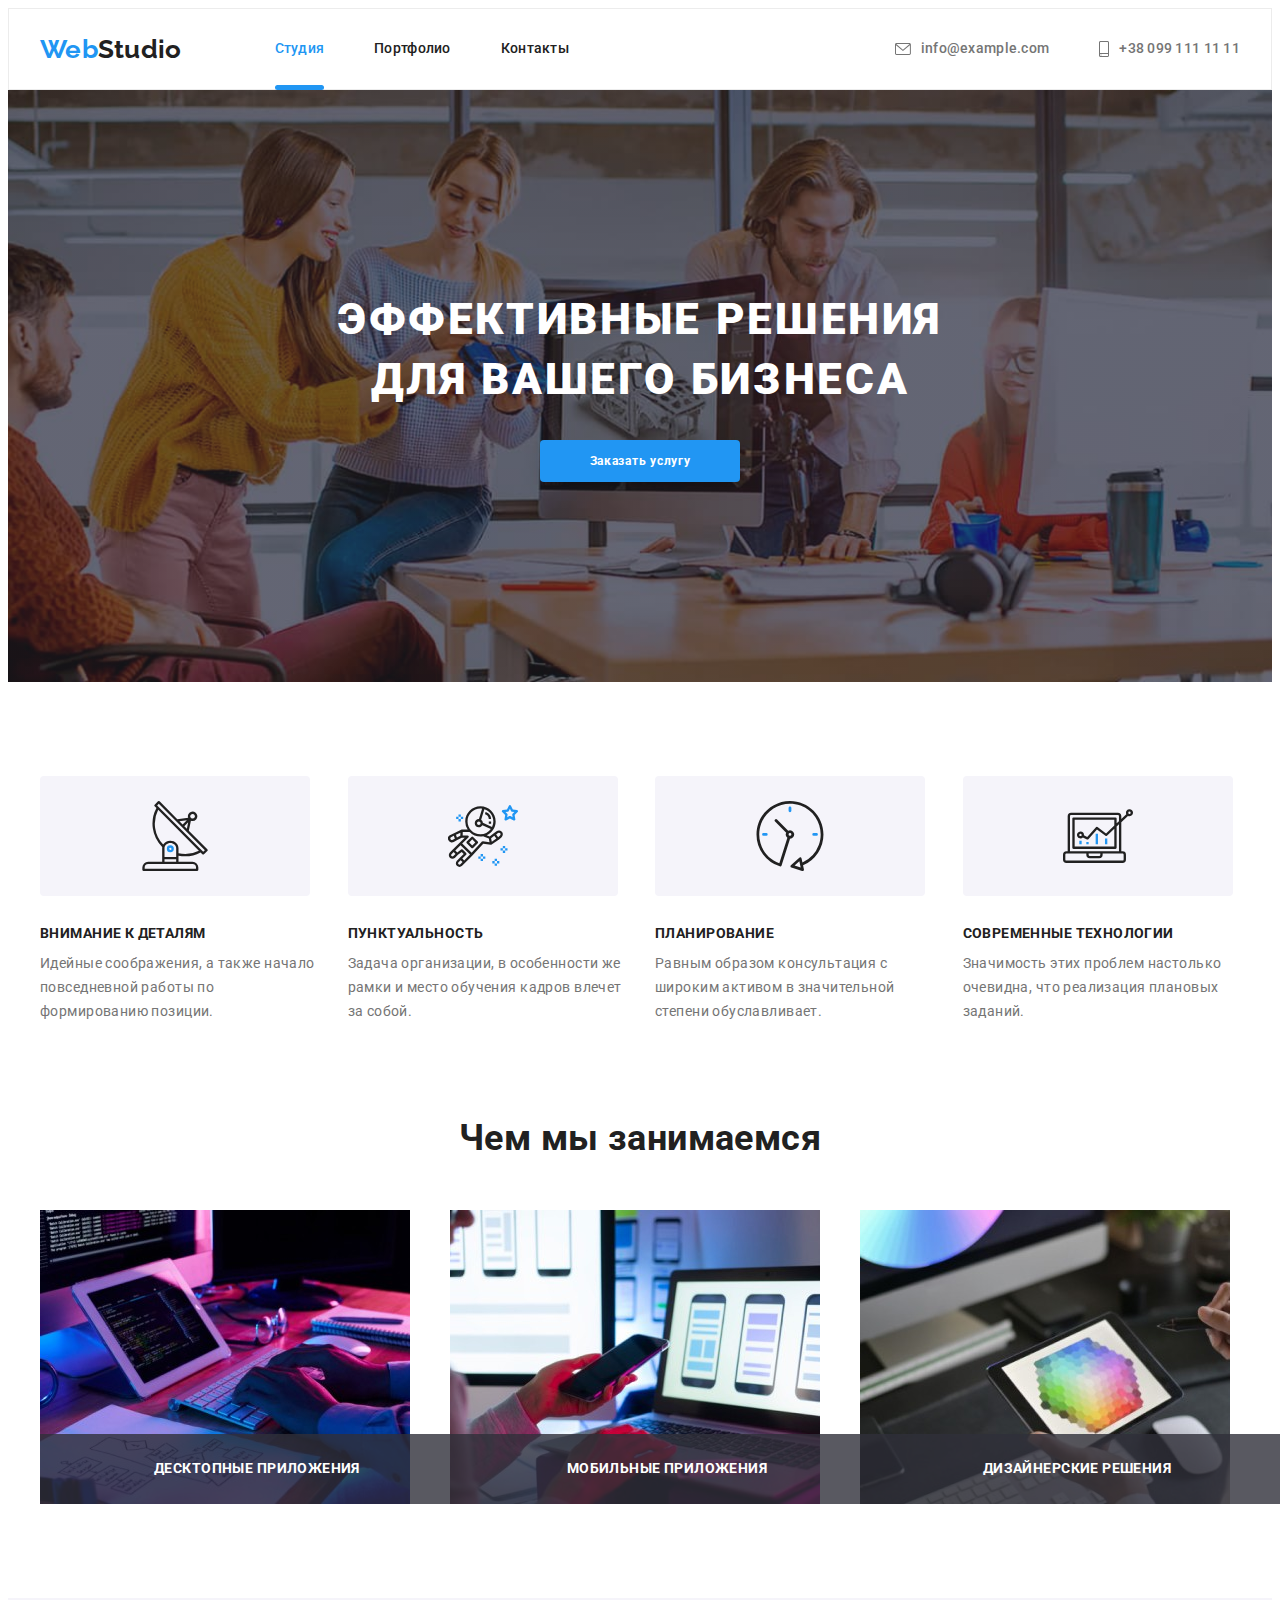
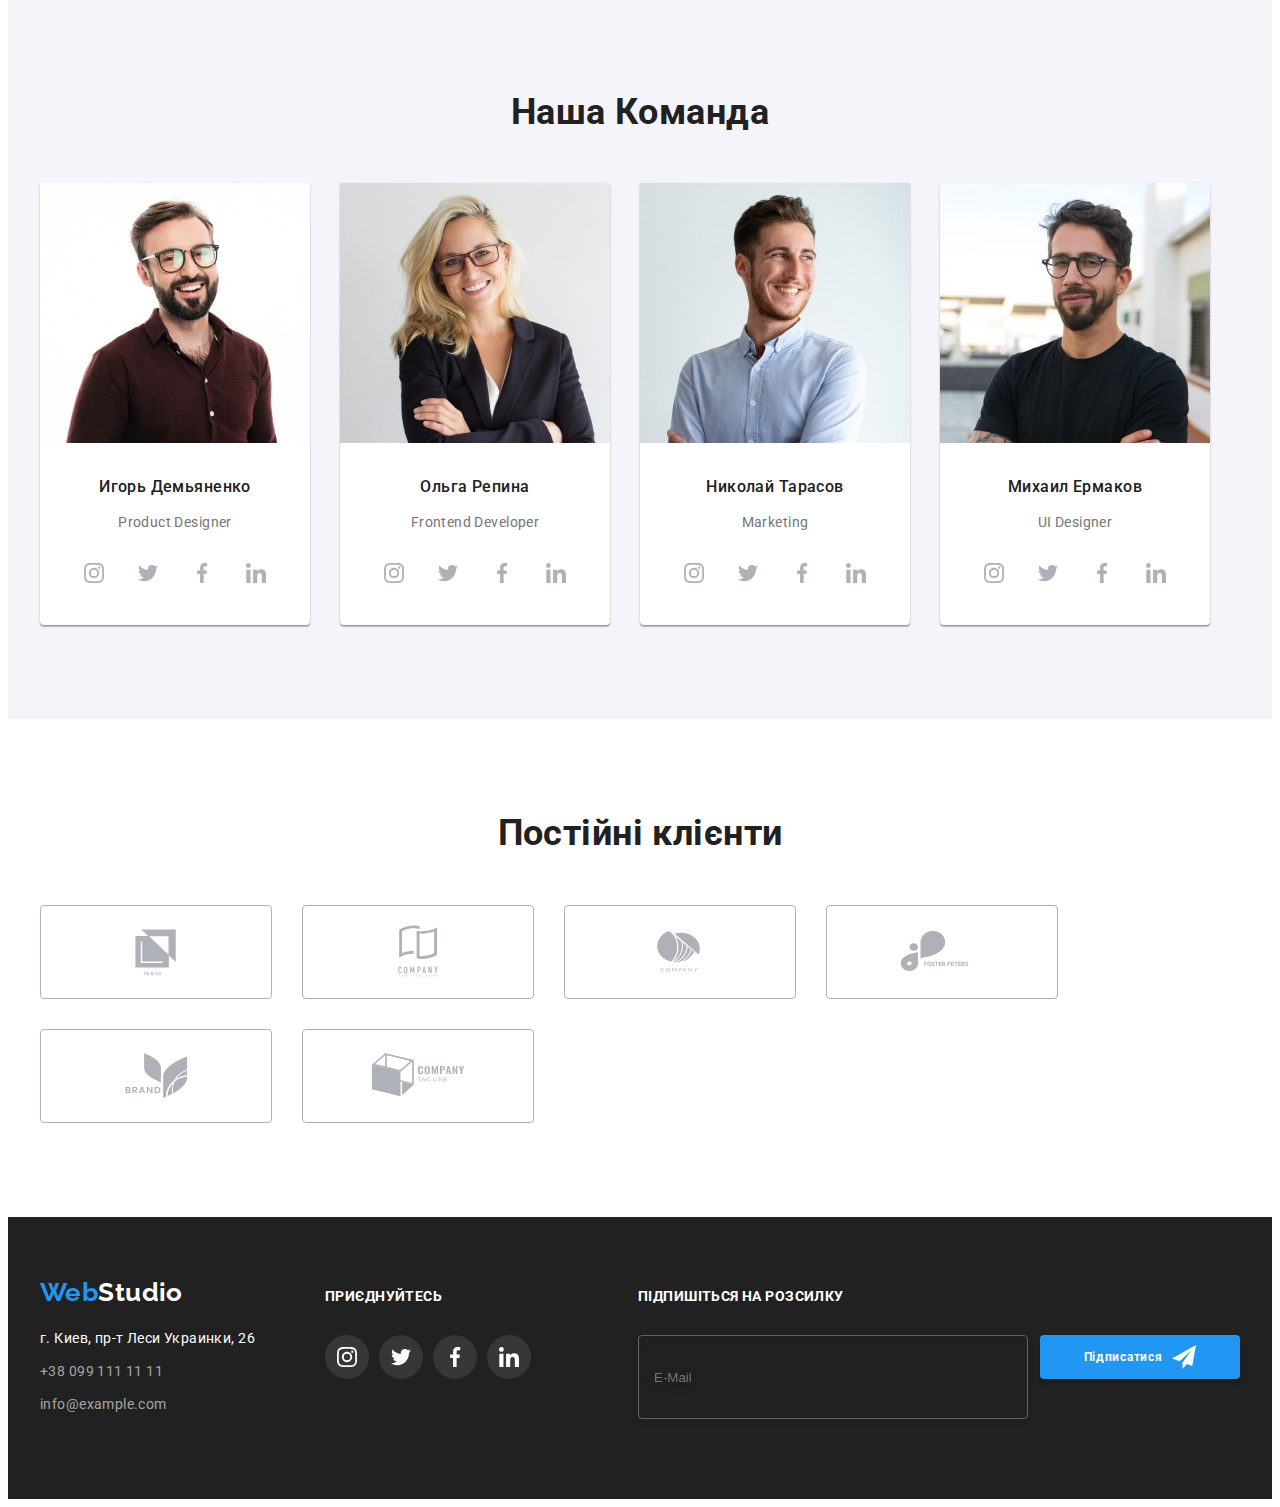
<file: index.html>
<!DOCTYPE html>
<html lang="ru">

<head>
  <meta charset="UTF-8" />
  <meta http-equiv="X-UA-Compatible" content="IE=edge" />
  <meta name="viewport" content="width=device-width, initial-scale=1.0" />
  <link rel="preconnect" href="https://fonts.googleapis.com" />
  <link rel="preconnect" href="https://fonts.gstatic.com" crossorigin />
  <link href="https://fonts.googleapis.com/css2?family=Raleway:wght@700&family=Roboto:wght@400;500;700;900&display=swap"
    rel="stylesheet" />
  <link rel="stylesheet" href="https://cdnjs.cloudflare.com/ajax/libs/modern-normalize/1.1.0/modern-normalize.min.css"
    integrity="sha512-wpPYUAdjBVSE4KJnH1VR1HeZfpl1ub8YT/NKx4PuQ5NmX2tKuGu6U/JRp5y+Y8XG2tV+wKQpNHVUX03MfMFn9Q=="
    crossorigin="anonymous" referrerpolicy="no-referrer" />
  <link rel="stylesheet" href="./css/main.min.css" />
  <link rel="stylesheet" href="./css/styles.css" />

  <title>Головна</title>
</head>

<body>
  <header class="header">
    <div class="header-container container">
      <a href="./index.html" class="logo">
        Web<span class="black">Studio</span></a>

      <!-- Button-menu -->
      <button class="menu-btn" type="button" data-menu-open>
        <svg width="40" height="40">
          <use href="./images/icons.svg#burger"></use>
        </svg>
      </button>

      <nav class="nav">
        <ul class="nav__list list">
          <li class="nav__item">
            <a class="link nav__link active-page" href="./index.html">Студия</a>
          </li>
          <li class="nav__item">
            <a class="link nav__link" href="./portfolio.html" target="_blank" rel="noreferrer noopener">Портфолио</a>
          </li>
          <li class="nav__item">
            <a class="link hnav__link" href="">Контакты</a>
          </li>
        </ul>
      </nav>
      <ul class="nav-contacts list">
        <li class="nav-contacts__item">
          <a class="link nav-contacts__link" href="mailto:info@example.com"><svg class="contact-mail" width="16"
              height="12">
              <use href="./images/symbol.svg#mail"></use>
            </svg>info@example.com</a>
        </li>
        <li class="nav-contacts__item">
          <a class="link nav-contacts__link" href="tel:+380991111111"><svg class="contact-mail" width="10" height="16">
              <use href="./images/symbol.svg#smartphone"></use>
            </svg>+38 099 111 11 11</a>
        </li>
      </ul>
    </div>
  </header>
  <main>
    <!-- Секція герой -->
    <section class="hero">
      <div class="container">
        <h1 class="hero__title white">
          Эффективные решения для вашего бизнеса
        </h1>
        <button class="btn-hero" type="button" data-modal-open>Заказать услугу</button>
      </div>
    </section>

    <!-- Секція опису роботи -->
    <section class="section description">
      <div class="container">
        <ul class="list description__list card-set">
          <li class="description__item card-item">
            <div class="description__other">
              <svg class="description__icon" width="70" height="70">
                <use href="./images/icons.svg#antenna"></use>
              </svg>
            </div>
            <h3 class="description__title black">Внимание к деталям</h3>
            <p class="description__text">
              Идейные соображения, а также начало повседневной работы по
              формированию позиции.
            </p>
          </li>
          <li class="description__item card-item">
            <div class="description__other">
              <svg class="description__icon" width="70" height="70">
                <use href="./images/icons.svg#astronaut"></use>
              </svg>
            </div>
            <h3 class="description__title black">Пунктуальность</h3>
            <p class="description__text">
              Задача организации, в особенности же рамки и место обучения
              кадров влечет за собой.
            </p>
          </li>
          <li class="description__item card-item">
            <div class="description__other">
              <svg class="description__icon" width="70" height="70">
                <use href="./images/icons.svg#clock"></use>
              </svg>
            </div>
            <h3 class="description__title black">Планирование</h3>
            <p class="description__text">
              Равным образом консультация с широким активом в значительной
              степени обуславливает.
            </p>
          </li>
          <li class="description__item card-item">
            <div class="description__other">
              <svg class="description__icon" width="70" height="70">
                <use href="./images/icons.svg#diagram"></use>
              </svg>
            </div>
            <h3 class="description__title black">Современные технологии</h3>
            <p class="description__text">
              Значимость этих проблем настолько очевидна, что реализация
              плановых заданий.
            </p>
          </li>
        </ul>
      </div>
    </section>

    <!-- Секція про нас -->
    <section class="section about">
      <div class="container">
        <h2 class="section-title black">Чем мы занимаемся</h2>
        <ul class="card-set about__list list">
          <li class="about__item card-item">
            <picture>
              <source media="(min-width: 1200px)" srcset="./images/images-index/we-do/img@1x_desk.webp 1x,
              ./images/images-index/we-do/img@2x_desk.webp 2x" type="image/webp">
              <source media="(min-width: 1200px)" srcset="./images/images-index/we-do/img@1x_desk.jpg 1x,
              ./images/images-index/we-do/img@2x_desk.jpg 2x" type="image/jpeg">
              <img src="./images/images-index/we-do/img@1x_desk.jpg" alt="Разработка" width="370" height="294" />
            </picture>
            <p class="about__title">Десктопные приложения</p>
          </li>
          <li class="about__item card-item">
            <picture>
              <source media="(min-width: 1200px)" srcset="./images/images-index/we-do/img@1x_desk-1.webp 1x,
                          ./images/images-index/we-do/img@2x_desk-1.webp 2x" type="image/webp">
              <source media="(min-width: 1200px)" srcset="./images/images-index/we-do/img@1x_desk-1.jpg 1x,
                          ./images/images-index/we-do/img@2x_desk-1.jpg 2x" type="image/jpeg">
              <img src="./images/images-index/we-do/img@1x_desk-1.jpg" alt="Разработка" width="370" height="294" />
            </picture>
            <p class="about__title">Мобильные приложения</p>
          </li>
          <li class="about__item card-item">
            <picture>
              <source media="(min-width: 1200px)" srcset="./images/images-index/we-do/img@1x_desk-2.webp 1x,
                                      ./images/images-index/we-do/img@2x_desk-2.webp 2x" type="image/webp">
              <source media="(min-width: 1200px)" srcset="./images/images-index/we-do/img@1x_desk-2.jpg 1x,
                                      ./images/images-index/we-do/img@2x_desk-2.jpg 2x" type="image/jpeg">
              <img src="./images/images-index/we-do/img@1x_desk-2.jpg" alt="Разработка" width="370" height="294" />
            </picture>
            <p class="about__title">Дизайнерские решения</p>
          </li>
        </ul>
      </div>
    </section>

    <!-- Секція наша Команда -->
    <section class="section team">
      <div class="container">
        <h2 class="section-title black">Наша Команда</h2>
        <ul class="team-list list card-set">
          <li class="team-item comand-item">
            <picture>
              <source media="(min-width:1200px)" srcset="./images/images-index/our-team/img-1@1x_lg.webp 1x,
              ./images/images-index/our-team/img-1@2x_lg.webp 2x" type="image/webp">
              <source media="(min-width:1200px)" srcset="./images/images-index/our-team/img-1@1x_lg.jpg 1x,
                              ./images/images-index/our-team/img-1@2x_lg.jpg 2x" type="image/jpeg">

              <source media="(min-width:768px)" srcset="./images/images-index/our-team/img-1@1x_md.webp 1x,
                            ./images/images-index/our-team/img-1@2x_md.webp 2x" type="image/webp">
              <source media="(min-width:768px)" srcset="./images/images-index/our-team/img-1@1x_md.jpg 1x,
                                            ./images/images-index/our-team/img-1@2x_md.jpg 2x" type="image/jpeg">

              <source media="(max-width:767px)" srcset="./images/images-index/our-team/img-1@1x_sm.webp 1x,
                            ./images/images-index/our-team/img-1@2x_sm.webp 2x" type="image/webp">
              <source media="(max-width:767px)" srcset="./images/images-index/our-team/img-1@1x_sm.jpg 1x,
                                            ./images/images-index/our-team/img-1@2x_sm.jpg 2x" type="image/jpeg">

              <img src="./images/images-index/our-team/img-1@1x_lg.jpg" alt="Игорь Демьяненко" width="450"
                height="460" />
            </picture>

            <div class="team-content">
              <h3 class="team-name">Игорь Демьяненко</h3>
              <p class="team-text">Product Designer</p>
              <ul class="socials list">
                <li class="socials-item">
                  <a class="socials-link" href="">
                    <svg class="socials-icon" width="20" height="20">
                      <use href="./images/symbol.svg#instagram"></use>
                    </svg>
                  </a>
                </li>
                <li class="socials-item">
                  <a class="socials-link" href="">
                    <svg class="socials-icon" width="20" height="20">
                      <use href="./images/symbol.svg#twitter"></use>
                    </svg>
                  </a>
                </li>
                <li class="socials-item">
                  <a class="socials-link" href="">
                    <svg class="socials-icon" width="20" height="20">
                      <use href="./images/symbol.svg#facebook"></use>
                    </svg>
                  </a>
                </li>
                <li class="socials-item">
                  <a class="socials-link" href="">
                    <svg class="socials-icon" width="20" height="20">
                      <use href="./images/symbol.svg#linkedin"></use>
                    </svg>
                  </a>
                </li>
              </ul>
            </div>
          </li>
          <li class="team-item comand-item">
            <picture>
              <source media="(min-width:1200px)" srcset="./images/images-index/our-team/img-2@1x_lg.webp 1x,
                        ./images/images-index/our-team/img-2@2x_lg.webp 2x" type="image/webp">
              <source media="(min-width:1200px)" srcset="./images/images-index/our-team/img-2@1x_lg.jpg 1x,
                                        ./images/images-index/our-team/img-2@2x_lg.jpg 2x" type="image/jpeg">

              <source media="(min-width:768px)" srcset="./images/images-index/our-team/img-2@1x_md.webp 1x,
                                      ./images/images-index/our-team/img-2@2x_md.webp 2x" type="image/webp">
              <source media="(min-width:768px)" srcset="./images/images-index/our-team/img-2@1x_md.jpg 1x,
                                                      ./images/images-index/our-team/img-2@2x_md.jpg 2x"
                type="image/jpeg">

              <source media="(max-width:767px)" srcset="./images/images-index/our-team/img-2@1x_sm.webp 1x,
                                      ./images/images-index/our-team/img-2@2x_sm.webp 2x" type="image/webp">
              <source media="(max-width:767px)" srcset="./images/images-index/our-team/img-2@1x_sm.jpg 1x,
                                                      ./images/images-index/our-team/img-2@2x_sm.jpg 2x"
                type="image/jpeg">

              <img src="./images/images-index/our-team/img-2@1x_lg.jpg" alt="Игорь Демьяненко" width="450"
                height="460" />
            </picture>
            <div class="team-content">
              <h3 class="team-name">Ольга Репина</h3>
              <p class="team-text">Frontend Developer</p>
              <ul class="socials list">
                <li class="socials-item">
                  <a class="socials-link" href="">
                    <svg class="socials-icon" width="20" height="20">
                      <use href="./images/symbol.svg#instagram"></use>
                    </svg>
                  </a>
                </li>
                <li class="socials-item">
                  <a class="socials-link" href="">
                    <svg class="socials-icon" width="20" height="20">
                      <use href="./images/symbol.svg#twitter"></use>
                    </svg>
                  </a>
                </li>
                <li class="socials-item">
                  <a class="socials-link" href="">
                    <svg class="socials-icon" width="20" height="20">
                      <use href="./images/symbol.svg#facebook"></use>
                    </svg>
                  </a>
                </li>
                <li class="socials-item">
                  <a class="socials-link" href="">
                    <svg class="socials-icon" width="20" height="20">
                      <use href="./images/symbol.svg#linkedin"></use>
                    </svg>
                  </a>
                </li>
              </ul>
            </div>
          </li>
          <li class="team-item comand-item">
            <picture>
              <source media="(min-width:1200px)" srcset="./images/images-index/our-team/img-3@1x_lg.webp 1x,
                          ./images/images-index/our-team/img-3@2x_lg.webp 2x" type="image/webp">
              <source media="(min-width:1200px)" srcset="./images/images-index/our-team/img-3@1x_lg.jpg 1x,
                                          ./images/images-index/our-team/img-3@2x_lg.jpg 2x" type="image/jpeg">

              <source media="(min-width:768px)" srcset="./images/images-index/our-team/img-3@1x_md.webp 1x,
                                        ./images/images-index/our-team/img-3@2x_md.webp 2x" type="image/webp">
              <source media="(min-width:768px)" srcset="./images/images-index/our-team/img-3@1x_md.jpg 1x,
                                                        ./images/images-index/our-team/img-3@2x_md.jpg 2x"
                type="image/jpeg">

              <source media="(max-width:767px)" srcset="./images/images-index/our-team/img-3@1x_sm.webp 1x,
                                        ./images/images-index/our-team/img-3@2x_sm.webp 2x" type="image/webp">
              <source media="(max-width:767px)" srcset="./images/images-index/our-team/img-3@1x_sm.jpg 1x,
                                                        ./images/images-index/our-team/img-3@2x_sm.jpg 2x"
                type="image/jpeg">

              <img src="./images/images-index/our-team/img-3@1x_lg.jpg" alt="Игорь Демьяненко" width="450"
                height="460" />
            </picture>
            <div class="team-content">
              <h3 class="team-name">Николай Тарасов</h3>
              <p class="team-text">Marketing</p>
              <ul class="socials list">
                <li class="socials-item">
                  <a class="socials-link" href="">
                    <svg class="socials-icon" width="20" height="20">
                      <use href="./images/symbol.svg#instagram"></use>
                    </svg>
                  </a>
                </li>
                <li class="socials-item">
                  <a class="socials-link" href="">
                    <svg class="socials-icon" width="20" height="20">
                      <use href="./images/symbol.svg#twitter"></use>
                    </svg>
                  </a>
                </li>
                <li class="socials-item">
                  <a class="socials-link" href="">
                    <svg class="socials-icon" width="20" height="20">
                      <use href="./images/symbol.svg#facebook"></use>
                    </svg>
                  </a>
                </li>
                <li class="socials-item">
                  <a class="socials-link" href="">
                    <svg class="socials-icon" width="20" height="20">
                      <use href="./images/symbol.svg#linkedin"></use>
                    </svg>
                  </a>
                </li>
              </ul>
            </div>
          </li>
          <li class="team-item comand-item">
            <picture>
              <source media="(min-width:1200px)" srcset="./images/images-index/our-team/img-4@1x_lg.webp 1x,
                          ./images/images-index/our-team/img-4@2x_lg.webp 2x" type="image/webp">
              <source media="(min-width:1200px)" srcset="./images/images-index/our-team/img-4@1x_lg.jpg 1x,
                                          ./images/images-index/our-team/img-4@2x_lg.jpg 2x" type="image/jpeg">

              <source media="(min-width:768px)" srcset="./images/images-index/our-team/img-4@1x_md.webp 1x,
                                        ./images/images-index/our-team/img-4@2x_md.webp 2x" type="image/webp">
              <source media="(min-width:768px)" srcset="./images/images-index/our-team/img-4@1x_md.jpg 1x,
                                                        ./images/images-index/our-team/img-4@2x_md.jpg 2x"
                type="image/jpeg">

              <source media="(max-width:767px)" srcset="./images/images-index/our-team/img-4@1x_sm.webp 1x,
                                        ./images/images-index/our-team/img-4@2x_sm.webp 2x" type="image/webp">
              <source media="(max-width:767px)" srcset="./images/images-index/our-team/img-4@1x_sm.jpg 1x,
                                                        ./images/images-index/our-team/img-4@2x_sm.jpg 2x"
                type="image/jpeg">

              <img src="./images/images-index/our-team/img-4@1x_lg.jpg" alt="Игорь Демьяненко" width="450"
                height="460" />
            </picture>
            <div class="team-content">
              <h3 class="team-name">Михаил Ермаков</h3>
              <p class="team-text">UI Designer</p>
              <ul class="socials list">
                <li class="socials-item">
                  <a class="socials-link" href="">
                    <svg class="socials-icon" width="20" height="20">
                      <use href="./images/symbol.svg#instagram"></use>
                    </svg>
                  </a>
                </li>
                <li class="socials-item">
                  <a class="socials-link" href="">
                    <svg class="socials-icon" width="20" height="20">
                      <use href="./images/symbol.svg#twitter"></use>
                    </svg>
                  </a>
                </li>
                <li class="socials-item">
                  <a class="socials-link" href="">
                    <svg class="socials-icon" width="20" height="20">
                      <use href="./images/symbol.svg#facebook"></use>
                    </svg>
                  </a>
                </li>
                <li class="socials-item">
                  <a class="socials-link" href="">
                    <svg class="socials-icon" width="20" height="20">
                      <use href="./images/symbol.svg#linkedin"></use>
                    </svg>
                  </a>
                </li>
              </ul>
            </div>
          </li>
        </ul>
      </div>
    </section>
    <!-- Постійні клієнти -->
    <section class="section">
      <div class="container">
        <h2 class="section-title black">Постійні клієнти</h2>
        <ul class="list regular-list card-set">
          <li class="regular-item card-item">
            <a href="" class="link" target="_blank" rel="noreferrer noopener">
              <svg class="regular-icon" width="105" height="60">
                <use href="./images/symbol.svg#logo-1"></use>
              </svg>
            </a>
          </li>
          <li class="regular-item card-item">
            <a href="" class=" link" target="_blank" rel="noreferrer noopener">
              <svg class="regular-icon" width="105" height="60">
                <use href="./images/symbol.svg#logo-2"></use>
              </svg>
            </a>
          </li>
          <li class="regular-item card-item">
            <a href="" class=" link" target="_blank" rel="noreferrer noopener">
              <svg class="regular-icon" width="105" height="60">
                <use href="./images/symbol.svg#logo-3"></use>
              </svg>
            </a>
          </li>
          <li class="regular-item card-item">
            <a href="" class=" link" target="_blank" rel="noreferrer noopener">
              <svg class="regular-icon" width="105" height="60">
                <use href="./images/symbol.svg#logo-4"></use>
              </svg>
            </a>
          </li>
          <li class="regular-item card-item">
            <a href="" class=" link" target="_blank" rel="noreferrer noopener">
              <svg class="regular-icon" width="105" height="60">
                <use href="./images/symbol.svg#logo-5"></use>
              </svg>
            </a>
          </li>
          <li class="regular-item card-item">
            <a href="" class=" link" target="_blank" rel="noreferrer noopener">
              <svg class="regular-icon" width="105" height="60">
                <use href="./images/symbol.svg#logo-6"></use>
              </svg>
            </a>
          </li>
        </ul>
      </div>
    </section>
  </main>

  <!-- Секція футер -->
  <footer class="footer">
    <div class="container">
      <div class="footer-container">
        <div class="adress-container>">
          <a href="./index.html" class="logo">
            Web<span class="white">Studio</span></a>
          <address class="adress">
            <ul class="list footer-list">
              <li class="footer-contact">
                <a class="footer-link white link" href="https://goo.gl/maps/tCq3jxpHgxtGi2bRA" target="_blank"
                  rel="noreferrer noopener">
                  г. Киев, пр-т Леси Украинки, 26</a>
              </li>
              <li class="footer-contact">
                <a class="footer-link link" href="tel:+380991111111">+38 099 111 11 11</a>
              </li>
              <li class="footer-contact">
                <a class="footer-link link" href="mailto:info@example.com">info@example.com</a>
              </li>
            </ul>
          </address>
        </div>
        <div class="footer-cta">
          <p class="white footer-title">Приєднуйтесь</p>
          <ul class="socials list">
            <li class="socials-item">
              <a class="socials-link" href="">
                <svg class="socials-icon" width="20" height="20">
                  <use href="./images/symbol.svg#instagram"></use>
                </svg>
              </a>
            </li>
            <li class="socials-item">
              <a class="socials-link" href="">
                <svg class="socials-icon" width="20" height="20">
                  <use href="./images/symbol.svg#twitter"></use>
                </svg>
              </a>
            </li>
            <li class="socials-item">
              <a class="socials-link" href="">
                <svg class="socials-icon" width="20" height="20">
                  <use href="./images/symbol.svg#facebook"></use>
                </svg>
              </a>
            </li>
            <li class="socials-item ">
              <a class="socials-link" href="">
                <svg class="socials-icon" width="20" height="20">
                  <use href="./images/symbol.svg#linkedin"></use>
                </svg>
              </a>
            </li>
          </ul>
        </div>
        <div class="footer-email">
          <p class="white footer-title">Підпишіться на розсилку</p>
          <ul class="footer-email-list list">
            <li class="footer-email-item">
              <label class="footer-email-wrap">
                <input class="footer-email-input" type="email" name="email" id="email" placeholder="E-Mail">
              </label>
            </li>
            <li class="footer-btn">
              <button class="btn-hero ">Підписатися
                <svg class="btn-icon" width="24" height="24">
                  <use href="./images/icons.svg#icon-send"></use>
                </svg>
              </button>
            </li>
          </ul>
        </div>
      </div>
    </div>
  </footer>
  <!-- Modal-window -->
  <div class="backdrop is-hidden" data-modal>
    <div class="modal">
      <button class="modal-btn" type="button" data-modal-close>
        <svg class="modal-icon" width="11" height="11">
          <use href="./images/icons.svg#icon-close"></use>
        </svg>
      </button>
      <form class="registration">
        <strong class="registration-title">Залиште свої дані, ми вам передзвонимо</strong>
        <div class="registration-group">
          <label class="registration-wrap">
            <span class="registration-label">Ім'я</span>
            <span class="registration-file">
              <input class="registration-input" type="text">
              <svg class="registration-icon" width="18" height="18">
                <use href="./images/icons.svg#name"></use>
              </svg>
            </span>
          </label>
          <label class="registration-wrap">
            <span class="registration-label">Телефон</span>
            <span class="registration-file">
              <input class="registration-input" type="tel">
              <svg class="registration-icon" width="18" height="18">
                <use href="./images/icons.svg#telephone"></use>
              </svg>
            </span>
          </label>
          <label class="registration-wrap">
            <span class="registration-label">E-mail</span>
            <span class="registration-file">
              <input class="registration-input" type="email">
              <svg class="registration-icon" width="18" height="18">
                <use href="./images/icons.svg#email"></use>
              </svg>
            </span>
          </label>
          <label class="registration-wrap">
            <span class="registration-label">Коментарій</span>
            <textarea class="registration-message" rows="5" placeholder="Введіть текст"></textarea>
          </label>
        </div>
        <label class="registration-agreement">
          <input class="registration-checkbox visually-hidden" type="checkbox" name="agreement">
          <svg class="registration-agreemen-icon" width="16" height="15">
            <use class="registration-agreement-check" href="./images/icons.svg#check"></use>
          </svg>
          <span class="registration-text">
            Погоджуюся з розсилкою та приймаю
            <a class="registration-link" href="">Умови договору</a>
          </span>
        </label>
        <button class="btn-hero" type="submit"> Відправити</button>
      </form>
    </div>
  </div>
  <!-- Mobile menu -->
  <div class="menu-overlay" data-menu>
    <button class="menu-btn" type="button" data-menu-close>
      <svg class="menu-close-icon" width="40" height="40">
        <use href="./images/icons.svg#close"></use>
      </svg>
    </button>

    <ul class="mobile-nav list">
      <li class="mobile-nav-item">
        <a href="./index.html" class="mobile-link link active">Студия</a>
      </li>
      <li class="mobile-nav-item">
        <a href="./portfolio.html" class="mobile-link link">Портфолио</a>
      </li>
      <li class="mobile-nav-item">
        <a href="" class="mobile-link link">Контакты</a>
      </li>
    </ul>
    <ul class="mobile-contacts list">
      <li><a class="mobile-contacts-link link phone" href="+380961111111">+38 096 111 11 11</a></li>
      <li><a class="mobile-contacts-link link" href="info@devstudio.com">info@devstudio.com</a></li>
    </ul>
    <ul class="mobile-socilas list">
      <li class="mobile-socilas-item">
        <a href="" class="mobile-socilas-link link">Instagram</a>
      </li>
      <li class="mobile-socilas-item">
        <a href="" class="mobile-socilas-link link">Twitter</a>
      </li>
      <li class="mobile-socilas-item">
        <a href="" class="mobile-socilas-link link">Facebook</a>
      </li>
      <li class="mobile-socilas-item">
        <a href="" class="mobile-socilas-link link">LinkedIn</a>
      </li>
    </ul>
  </div>

  <script src="./js/modal.js"></script>
  <script src="./js/menu.js"></script>
</body>

</html>
</file>
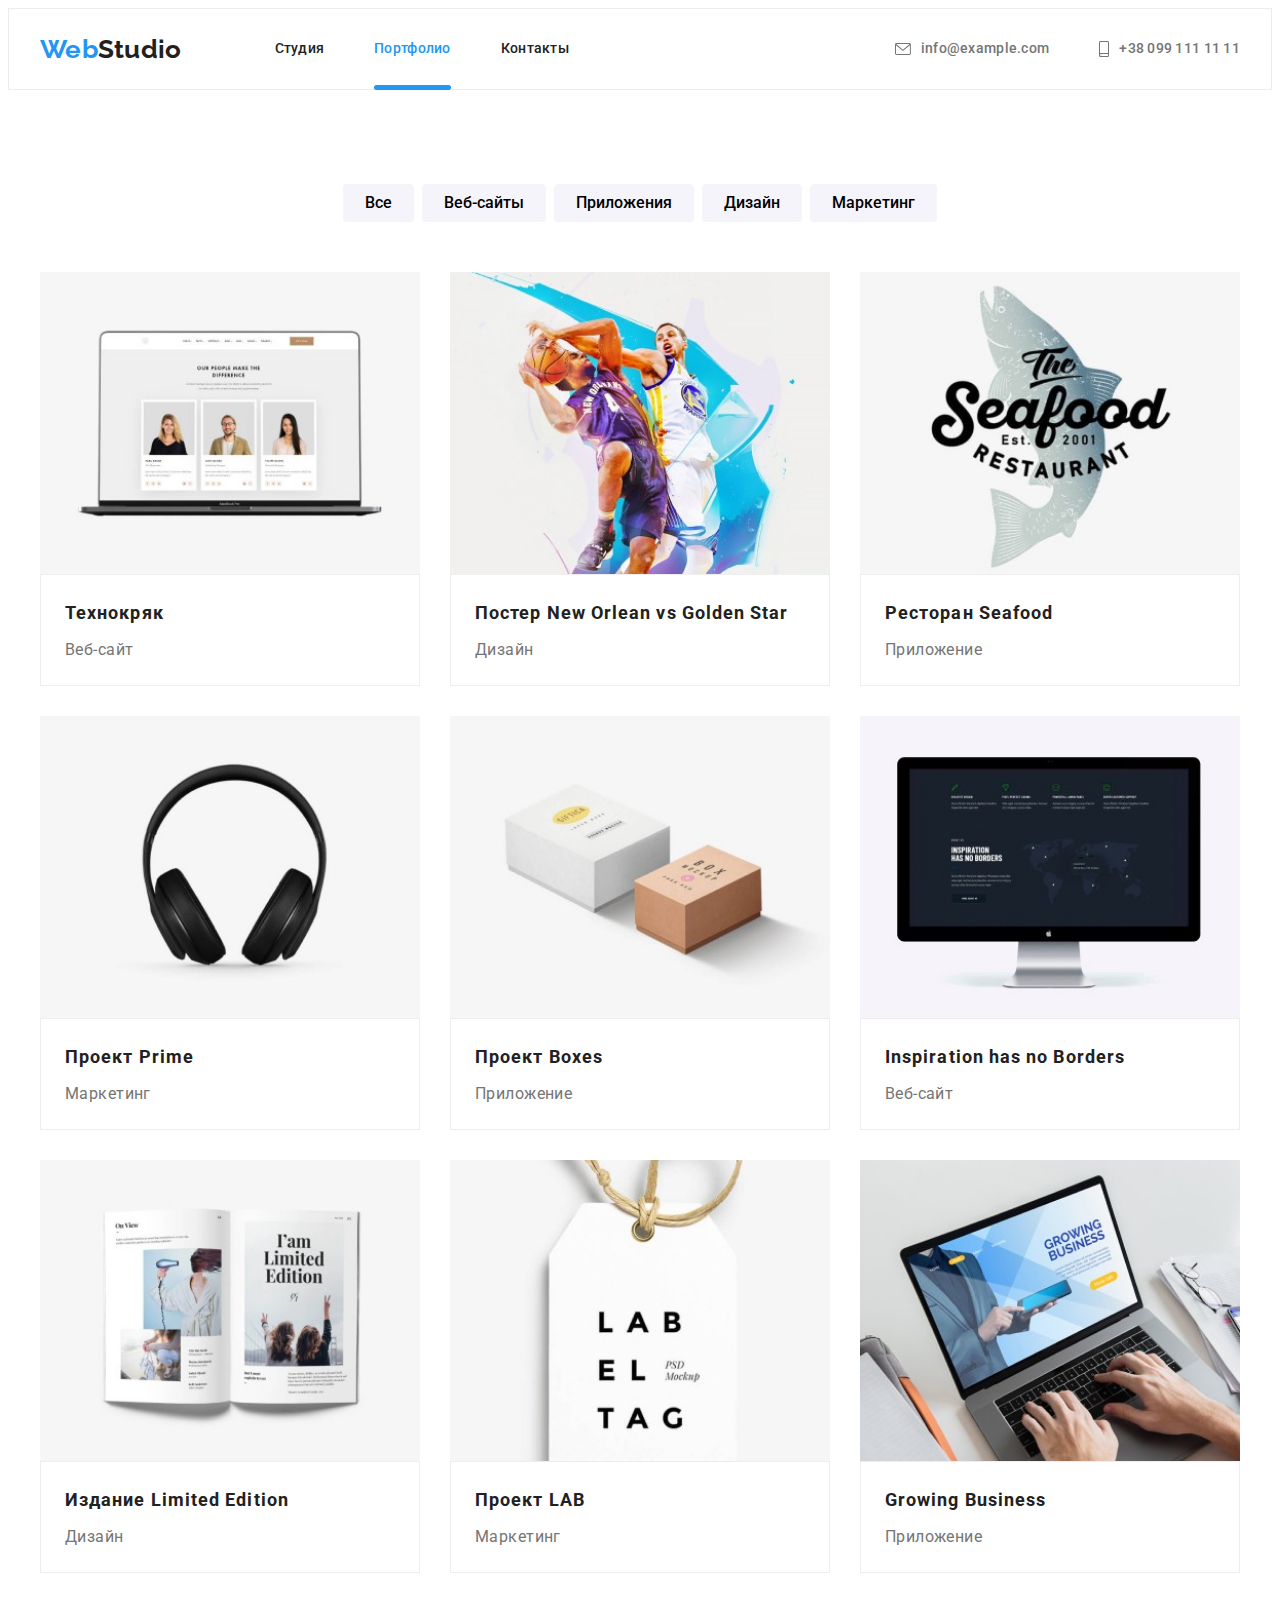
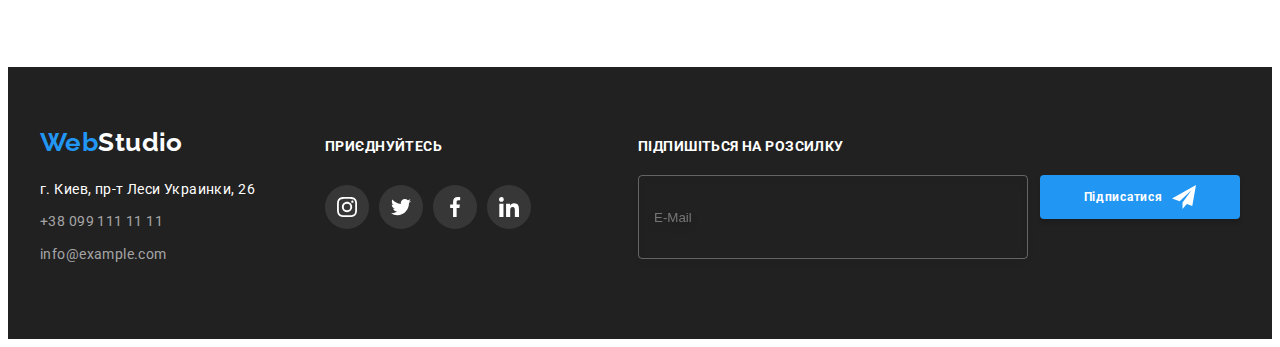
<file: portfolio.html>
<!DOCTYPE html>
<html lang="ru">

<head>
  <meta charset="UTF-8" />
  <meta http-equiv="X-UA-Compatible" content="IE=edge" />
  <meta name="viewport" content="width=device-width, initial-scale=1.0" />
  <link rel="preconnect" href="https://fonts.googleapis.com" />
  <link rel="preconnect" href="https://fonts.gstatic.com" crossorigin />
  <link href="https://fonts.googleapis.com/css2?family=Raleway:wght@700&family=Roboto:wght@400;500;700;900&display=swap"
    rel="stylesheet" />
  <link rel="stylesheet" href="https://cdnjs.cloudflare.com/ajax/libs/modern-normalize/1.1.0/modern-normalize.min.css"
    integrity="sha512-wpPYUAdjBVSE4KJnH1VR1HeZfpl1ub8YT/NKx4PuQ5NmX2tKuGu6U/JRp5y+Y8XG2tV+wKQpNHVUX03MfMFn9Q=="
    crossorigin="anonymous" referrerpolicy="no-referrer" />
  <link rel="stylesheet" href="./css/main.min.css" />
  <link rel="stylesheet" href="./css/styles.css" />
  <title>Портфолио</title>
</head>

<body>
  <header class="header">
    <div class="header-container container">
      <a href="./index.html" class="logo">
        Web<span class="black">Studio</span></a>

      <!-- Button-menu -->
      <button class="menu-btn" type="button" data-menu-open>
        <svg width="40" height="40">
          <use href="./images/icons.svg#burger"></use>
        </svg>
      </button>

      <nav class="nav">
        <ul class="nav__list list">
          <li class="nav__item">
            <a class="link nav__link " href="./index.html">Студия</a>
          </li>
          <li class="nav__item">
            <a class="link nav__link active-page" href="./portfolio.html" target="_blank"
              rel="noreferrer noopener">Портфолио</a>
          </li>
          <li class="nav__item">
            <a class="link hnav__link" href="">Контакты</a>
          </li>
        </ul>
      </nav>
      <ul class="nav-contacts list">
        <li class="nav-contacts__item">
          <a class="link nav-contacts__link" href="mailto:info@example.com"><svg class="contact-mail" width="16"
              height="12">
              <use href="./images/symbol.svg#mail"></use>
            </svg>info@example.com</a>
        </li>
        <li class="nav-contacts__item">
          <a class="link nav-contacts__link" href="tel:+380991111111"><svg class="contact-mail" width="10" height="16">
              <use href="./images/symbol.svg#smartphone"></use>
            </svg>+38 099 111 11 11</a>
        </li>
      </ul>
    </div>
  </header>

  <main>
    <section class="section work">
      <div class="container">
        <ul class="list filter-list">
          <li class="filter-link">
            <button class="filter-btn" type="button">Все</button>
          </li>
          <li class="filter-link">
            <button class="filter-btn" type="button">Веб-сайты</button>
          </li>
          <li class="filter-link">
            <button class="filter-btn" type="button">Приложения</button>
          </li>
          <li class="filter-link">
            <button class="filter-btn" type="button">Дизайн</button>
          </li>
          <li class="filter-link">
            <button class="filter-btn" type="button">Маркетинг</button>
          </li>
        </ul>

        <ul class="list work-list card-set">
          <li class="work-item card-item">
            <a href="" class="link work-link">
              <div class="work-overlay">
                <picture>
                  <source media="(min-width:1200px)" srcset="
                        ./images/images-portfolio/img-1@1x_lg.webp,
                        ./images/images-portfolio/img-1@2x_lg.webp
                      " type="image/webp" />
                  <source media="(min-width:1200px)" srcset="
                        ./images/images-portfolio/img-1@1x_lg.jpg,
                        ./images/images-portfolio/img-1@2x_lg.jpg
                      " type="image/jpg" />

                  <source media="(min-width:768px)" srcset="
                        ./images/images-portfolio/img-1@1x_md.webp,
                        ./images/images-portfolio/img-1@2x_md.webp
                      " type="image/webp" />
                  <source media="(min-width:768px)" srcset="
                        ./images/images-portfolio/img-1@1x_md.jpg,
                        ./images/images-portfolio/img-1@2x_md.jpg
                      " type="image/jpg" />

                  <source media="(max-width:767px)" srcset="
                        ./images/images-portfolio/img-1@1x_sm.webp,
                        ./images/images-portfolio/img-1@2x_sm.webp
                      " type="image/webp" />
                  <source media="(max-width:767px)" srcset="
                        ./images/images-portfolio/img-1@1x_sm.jpg,
                        ./images/images-portfolio/img-1@2x_sm.jpg
                      " type="image/jpg" />
                  <img src="./images/images-portfolio/img-1@1x_sm.jpg" alt="" width="370" height="294" />
                </picture>

                <p class="work-about">
                  Ресурс предлагает комплексные предложения с разным уровнем
                  функционала и сервисов. Все это позволит посетителю получить
                  исчерпывающие сведения о компании или частном лице.
                </p>
              </div>
              <div class="work-description">
                <h2 class="work-title">Технокряк</h2>
                <p class="work-text">Веб-сайт</p>
              </div>
            </a>
          </li>
          <li class="work-item card-item">
            <a href="" class="link work-link">
              <div class="work-overlay">
                <picture>
                  <source media="(min-width:1200px)" srcset="
                        ./images/images-portfolio/img-2@1x_lg.webp,
                        ./images/images-portfolio/img-2@2x_lg.webp
                      " type="image/webp" />
                  <source media="(min-width:1200px)" srcset="
                        ./images/images-portfolio/img-2@1x_lg.jpg,
                        ./images/images-portfolio/img-2@2x_lg.jpg
                      " type="image/jpg" />

                  <source media="(min-width:768px)" srcset="
                        ./images/images-portfolio/img-2@1x_md.webp,
                        ./images/images-portfolio/img-2@2x_md.webp
                      " type="image/webp" />
                  <source media="(min-width:768px)" srcset="
                        ./images/images-portfolio/img-2@1x_md.jpg,
                        ./images/images-portfolio/img-2@2x_md.jpg
                      " type="image/jpg" />

                  <source media="(max-width:767px)" srcset="
                        ./images/images-portfolio/img-2@1x_sm.webp,
                        ./images/images-portfolio/img-2@2x_sm.webp
                      " type="image/webp" />
                  <source media="(max-width:767px)" srcset="
                        ./images/images-portfolio/img-2@1x_sm.jpg,
                        ./images/images-portfolio/img-2@2x_sm.jpg
                      " type="image/jpg" />
                  <img src="./images/images-portfolio/img-2@1x_sm.jpg" alt="" width="370" height="294" />
                </picture>
                <p class="work-about">
                  Ресурс предлагает комплексные предложения с разным уровнем
                  функционала и сервисов. Все это позволит посетителю получить
                  исчерпывающие сведения о компании или частном лице.
                </p>
              </div>
              <div class="work-description">
                <h2 class="work-title">Постер New Orlean vs Golden Star</h2>
                <p class="work-text">Дизайн</p>
              </div>
            </a>
          </li>
          <li class="work-item card-item">
            <a href="" class="link work-link">
              <div class="work-overlay">
                <picture>
                  <source media="(min-width:1200px)" srcset="
                        ./images/images-portfolio/img-3@1x_lg.webp,
                        ./images/images-portfolio/img-3@2x_lg.webp
                      " type="image/webp" />
                  <source media="(min-width:1200px)" srcset="
                        ./images/images-portfolio/img-3@1x_lg.jpg,
                        ./images/images-portfolio/img-3@2x_lg.jpg
                      " type="image/jpg" />

                  <source media="(min-width:768px)" srcset="
                        ./images/images-portfolio/img-3@1x_md.webp,
                        ./images/images-portfolio/img-3@2x_md.webp
                      " type="image/webp" />
                  <source media="(min-width:768px)" srcset="
                        ./images/images-portfolio/img-3@1x_md.jpg,
                        ./images/images-portfolio/img-3@2x_md.jpg
                      " type="image/jpg" />

                  <source media="(max-width:767px)" srcset="
                        ./images/images-portfolio/img-3@1x_sm.webp,
                        ./images/images-portfolio/img-3@2x_sm.webp
                      " type="image/webp" />
                  <source media="(max-width:767px)" srcset="
                        ./images/images-portfolio/img-3@1x_sm.jpg,
                        ./images/images-portfolio/img-3@2x_sm.jpg
                      " type="image/jpg" />
                  <img src="./images/images-portfolio/img-3@1x_sm.jpg" alt="" width="370" height="294" />
                </picture>
                <p class="work-about">
                  Ресурс предлагает комплексные предложения с разным уровнем
                  функционала и сервисов. Все это позволит посетителю получить
                  исчерпывающие сведения о компании или частном лице.
                </p>
              </div>

              <div class="work-description">
                <h2 class="work-title">Ресторан Seafood</h2>
                <p class="work-text">Приложение</p>
              </div>
            </a>
          </li>
          <li class="work-item card-item">
            <a href="" class="link work-link">
              <div class="work-overlay">
                <picture>
                  <source media="(min-width:1200px)" srcset="
                        ./images/images-portfolio/img-4@1x_lg.webp,
                        ./images/images-portfolio/img-4@2x_lg.webp
                      " type="image/webp" />
                  <source media="(min-width:1200px)" srcset="
                        ./images/images-portfolio/img-4@1x_lg.jpg,
                        ./images/images-portfolio/img-4@2x_lg.jpg
                      " type="image/jpg" />

                  <source media="(min-width:768px)" srcset="
                        ./images/images-portfolio/img-4@1x_md.webp,
                        ./images/images-portfolio/img-4@2x_md.webp
                      " type="image/webp" />
                  <source media="(min-width:768px)" srcset="
                        ./images/images-portfolio/img-4@1x_md.jpg,
                        ./images/images-portfolio/img-4@2x_md.jpg
                      " type="image/jpg" />

                  <source media="(max-width:767px)" srcset="
                        ./images/images-portfolio/img-4@1x_sm.webp,
                        ./images/images-portfolio/img-4@2x_sm.webp
                      " type="image/webp" />
                  <source media="(max-width:767px)" srcset="
                        ./images/images-portfolio/img-4@1x_sm.jpg,
                        ./images/images-portfolio/img-4@2x_sm.jpg
                      " type="image/jpg" />
                  <img src="./images/images-portfolio/img-4@1x_sm.jpg" alt="" width="370" height="294" />
                </picture>
                <p class="work-about">
                  Ресурс предлагает комплексные предложения с разным уровнем
                  функционала и сервисов. Все это позволит посетителю получить
                  исчерпывающие сведения о компании или частном лице.
                </p>
              </div>

              <div class="work-description">
                <h2 class="work-title">Проект Prime</h2>
                <p class="work-text">Маркетинг</p>
              </div>
            </a>
          </li>
          <li class="work-item card-item">
            <a href="" class="link work-link">
              <div class="work-overlay">
                <picture>
                  <source media="(min-width:1200px)" srcset="
                        ./images/images-portfolio/img-5@1x_lg.webp,
                        ./images/images-portfolio/img-5@2x_lg.webp
                      " type="image/webp" />
                  <source media="(min-width:1200px)" srcset="
                        ./images/images-portfolio/img-5@1x_lg.jpg,
                        ./images/images-portfolio/img-5@2x_lg.jpg
                      " type="image/jpg" />

                  <source media="(min-width:768px)" srcset="
                        ./images/images-portfolio/img-5@1x_md.webp,
                        ./images/images-portfolio/img-5@2x_md.webp
                      " type="image/webp" />
                  <source media="(min-width:768px)" srcset="
                        ./images/images-portfolio/img-5@1x_md.jpg,
                        ./images/images-portfolio/img-5@2x_md.jpg
                      " type="image/jpg" />

                  <source media="(max-width:767px)" srcset="
                        ./images/images-portfolio/img-5@1x_sm.webp,
                        ./images/images-portfolio/img-5@2x_sm.webp
                      " type="image/webp" />
                  <source media="(max-width:767px)" srcset="
                        ./images/images-portfolio/img-5@1x_sm.jpg,
                        ./images/images-portfolio/img-5@2x_sm.jpg
                      " type="image/jpg" />
                  <img src="./images/images-portfolio/img-5@1x_sm.jpg" alt="" width="370" height="294" />
                </picture>
                <p class="work-about">
                  Ресурс предлагает комплексные предложения с разным уровнем
                  функционала и сервисов. Все это позволит посетителю получить
                  исчерпывающие сведения о компании или частном лице.
                </p>
              </div>

              <div class="work-description">
                <h2 class="work-title">Проект Boxes</h2>
                <p class="work-text">Приложение</p>
              </div>
            </a>
          </li>
          <li class="work-item card-item">
            <a href="a" class="link work-link">
              <div class="work-overlay">
                <picture>
                  <source media="(min-width:1200px)" srcset="
                        ./images/images-portfolio/img-6@1x_lg.webp,
                        ./images/images-portfolio/img-6@2x_lg.webp
                      " type="image/webp" />
                  <source media="(min-width:1200px)" srcset="
                        ./images/images-portfolio/img-6@1x_lg.jpg,
                        ./images/images-portfolio/img-6@2x_lg.jpg
                      " type="image/jpg" />

                  <source media="(min-width:768px)" srcset="
                        ./images/images-portfolio/img-6@1x_md.webp,
                        ./images/images-portfolio/img-6@2x_md.webp
                      " type="image/webp" />
                  <source media="(min-width:768px)" srcset="
                        ./images/images-portfolio/img-6@1x_md.jpg,
                        ./images/images-portfolio/img-6@2x_md.jpg
                      " type="image/jpg" />

                  <source media="(max-width:767px)" srcset="
                        ./images/images-portfolio/img-6@1x_sm.webp,
                        ./images/images-portfolio/img-6@2x_sm.webp
                      " type="image/webp" />
                  <source media="(max-width:767px)" srcset="
                        ./images/images-portfolio/img-6@1x_sm.jpg,
                        ./images/images-portfolio/img-6@2x_sm.jpg
                      " type="image/jpg" />
                  <img src="./images/images-portfolio/img-6@1x_sm.jpg" alt="" width="370" height="294" />
                </picture>
                <p class="work-about">
                  Ресурс предлагает комплексные предложения с разным уровнем
                  функционала и сервисов. Все это позволит посетителю получить
                  исчерпывающие сведения о компании или частном лице.
                </p>
              </div>

              <div class="work-description">
                <h2 class="work-title">Inspiration has no Borders</h2>
                <p class="work-text">Веб-сайт</p>
              </div>
            </a>
          </li>
          <li class="work-item card-item">
            <a href="" class="link work-link">
              <div class="work-overlay">
                <picture>
                  <source media="(min-width:1200px)" srcset="
                        ./images/images-portfolio/img-7@1x_lg.webp,
                        ./images/images-portfolio/img-7@2x_lg.webp
                      " type="image/webp" />
                  <source media="(min-width:1200px)" srcset="
                        ./images/images-portfolio/img-7@1x_lg.jpg,
                        ./images/images-portfolio/img-7@2x_lg.jpg
                      " type="image/jpg" />

                  <source media="(min-width:768px)" srcset="
                        ./images/images-portfolio/img-7@1x_md.webp,
                        ./images/images-portfolio/img-7@2x_md.webp
                      " type="image/webp" />
                  <source media="(min-width:768px)" srcset="
                        ./images/images-portfolio/img-7@1x_md.jpg,
                        ./images/images-portfolio/img-7@2x_md.jpg
                      " type="image/jpg" />

                  <source media="(max-width:767px)" srcset="
                        ./images/images-portfolio/img-7@1x_sm.webp,
                        ./images/images-portfolio/img-7@2x_sm.webp
                      " type="image/webp" />
                  <source media="(max-width:767px)" srcset="
                        ./images/images-portfolio/img-7@1x_sm.jpg,
                        ./images/images-portfolio/img-7@2x_sm.jpg
                      " type="image/jpg" />
                  <img src="./images/images-portfolio/img-7@1x_sm.jpg" alt="" width="370" height="294" />
                </picture>
                <p class="work-about">
                  Ресурс предлагает комплексные предложения с разным уровнем
                  функционала и сервисов. Все это позволит посетителю получить
                  исчерпывающие сведения о компании или частном лице.
                </p>
              </div>

              <div class="work-description">
                <h2 class="work-title">Издание Limited Edition</h2>
                <p class="work-text">Дизайн</p>
              </div>
            </a>
          </li>
          <li class="work-item card-item">
            <a href="" class="link work-link">
              <div class="work-overlay">
                <picture>
                  <source media="(min-width:1200px)" srcset="
                        ./images/images-portfolio/img-8@1x_lg.webp,
                        ./images/images-portfolio/img-8@2x_lg.webp
                      " type="image/webp" />
                  <source media="(min-width:1200px)" srcset="
                        ./images/images-portfolio/img-8@1x_lg.jpg,
                        ./images/images-portfolio/img-8@2x_lg.jpg
                      " type="image/jpg" />

                  <source media="(min-width:768px)" srcset="
                        ./images/images-portfolio/img-8@1x_md.webp,
                        ./images/images-portfolio/img-8@2x_md.webp
                      " type="image/webp" />
                  <source media="(min-width:768px)" srcset="
                        ./images/images-portfolio/img-8@1x_md.jpg,
                        ./images/images-portfolio/img-8@2x_md.jpg
                      " type="image/jpg" />

                  <source media="(max-width:767px)" srcset="
                        ./images/images-portfolio/img-8@1x_sm.webp,
                        ./images/images-portfolio/img-8@2x_sm.webp
                      " type="image/webp" />
                  <source media="(max-width:767px)" srcset="
                        ./images/images-portfolio/img-8@1x_sm.jpg,
                        ./images/images-portfolio/img-8@2x_sm.jpg
                      " type="image/jpg" />
                  <img src="./images/images-portfolio/img-8@1x_sm.jpg" alt="" width="370" height="294" />
                </picture>
                <p class="work-about">
                  Ресурс предлагает комплексные предложения с разным уровнем
                  функционала и сервисов. Все это позволит посетителю получить
                  исчерпывающие сведения о компании или частном лице.
                </p>
              </div>

              <div class="work-description">
                <h2 class="work-title">Проект LAB</h2>
                <p class="work-text">Маркетинг</p>
              </div>
            </a>
          </li>
          <li class="work-item card-item">
            <a href="" class="link work-link">
              <div class="work-overlay">
                <picture>
                  <source media="(min-width:1200px)" srcset="
                        ./images/images-portfolio/img-9@1x_lg.webp,
                        ./images/images-portfolio/img-9@2x_lg.webp
                      " type="image/webp" />
                  <source media="(min-width:1200px)" srcset="
                        ./images/images-portfolio/img-9@1x_lg.jpg,
                        ./images/images-portfolio/img-9@2x_lg.jpg
                      " type="image/jpg" />

                  <source media="(min-width:768px)" srcset="
                        ./images/images-portfolio/img-9@1x_md.webp,
                        ./images/images-portfolio/img-9@2x_md.webp
                      " type="image/webp" />
                  <source media="(min-width:768px)" srcset="
                        ./images/images-portfolio/img-9@1x_md.jpg,
                        ./images/images-portfolio/img-9@2x_md.jpg
                      " type="image/jpg" />

                  <source media="(max-width:767px)" srcset="
                        ./images/images-portfolio/img-9@1x_sm.webp,
                        ./images/images-portfolio/img-9@2x_sm.webp
                      " type="image/webp" />
                  <source media="(max-width:767px)" srcset="
                        ./images/images-portfolio/img-9@1x_sm.jpg,
                        ./images/images-portfolio/img-9@2x_sm.jpg
                      " type="image/jpg" />
                  <img src="./images/images-portfolio/img-9@1x_sm.jpg" alt="" width="370" height="294" />
                </picture>
                <p class="work-about">
                  Ресурс предлагает комплексные предложения с разным уровнем
                  функционала и сервисов. Все это позволит посетителю получить
                  исчерпывающие сведения о компании или частном лице.
                </p>
              </div>

              <div class="work-description">
                <h2 class="work-title">Growing Business</h2>
                <p class="work-text">Приложение</p>
              </div>
            </a>
          </li>
        </ul>
      </div>
    </section>
  </main>
  <footer class="footer">
    <div class="container">
      <div class="footer-container">
        <div class="adress-container>">
          <a href="./index.html" class="logo">
            Web<span class="white">Studio</span></a>
          <address class="adress">
            <ul class="list footer-list">
              <li class="footer-contact">
                <a class="footer-link white link" href="https://goo.gl/maps/tCq3jxpHgxtGi2bRA" target="_blank"
                  rel="noreferrer noopener">
                  г. Киев, пр-т Леси Украинки, 26</a>
              </li>
              <li class="footer-contact">
                <a class="footer-link link" href="tel:+380991111111">+38 099 111 11 11</a>
              </li>
              <li class="footer-contact">
                <a class="footer-link link" href="mailto:info@example.com">info@example.com</a>
              </li>
            </ul>
          </address>
        </div>

        <div class="footer-cta">
          <p class="white footer-title">Приєднуйтесь</p>
          <ul class="socials list">
            <li class="socials-item">
              <a class="socials-link" href="">
                <svg class="socials-icon" width="20" height="20">
                  <use href="./images/symbol.svg#instagram"></use>
                </svg>
              </a>
            </li>
            <li class="socials-item">
              <a class="socials-link" href="">
                <svg class="socials-icon" width="20" height="20">
                  <use href="./images/symbol.svg#twitter"></use>
                </svg>
              </a>
            </li>
            <li class="socials-item">
              <a class="socials-link" href="">
                <svg class="socials-icon" width="20" height="20">
                  <use href="./images/symbol.svg#facebook"></use>
                </svg>
              </a>
            </li>
            <li class="socials-item">
              <a class="socials-link" href="">
                <svg class="socials-icon" width="20" height="20">
                  <use href="./images/symbol.svg#linkedin"></use>
                </svg>
              </a>
            </li>
          </ul>
        </div>
        <div class="footer-email">
          <p class="footer-email-title">Підпишіться на розсилку</p>
          <ul class="footer-email-list list">
            <li class="footer-email-item">
              <label class="footer-email-wrap">
                <input class="footer-email-input" type="email" name="email" id="email" placeholder="E-Mail" />
              </label>
            </li>
            <li class="">
              <button class="btn-hero">
                Підписатися
                <svg class="btn-icon" width="24" height="24">
                  <use href="./images/icons.svg#icon-send"></use>
                </svg>
              </button>
            </li>
          </ul>
        </div>
      </div>
    </div>
  </footer>

  <div class="menu-overlay" data-menu>
    <button class="menu-btn" type="button" data-menu-close>
      <svg class="menu-close-icon" width="40" height="40">
        <use href="./images/icons.svg#close"></use>
      </svg>
    </button>

    <ul class="mobile-nav list">
      <li class="mobile-nav-item">
        <a href="./index.html" class="mobile-link link active">Студия</a>
      </li>
      <li class="mobile-nav-item">
        <a href="./portfolio.html" class="mobile-link link">Портфолио</a>
      </li>
      <li class="mobile-nav-item">
        <a href="" class="mobile-link link">Контакты</a>
      </li>
    </ul>
    <ul class="mobile-contacts list">
      <li><a class="mobile-contacts-link link phone" href="+380961111111">+38 096 111 11 11</a></li>
      <li><a class="mobile-contacts-link link" href="info@devstudio.com">info@devstudio.com</a></li>
    </ul>
    <ul class="mobile-socilas list">
      <li class="mobile-socilas-item">
        <a href="" class="mobile-socilas-link link">Instagram</a>
      </li>
      <li class="mobile-socilas-item">
        <a href="" class="mobile-socilas-link link">Twitter</a>
      </li>
      <li class="mobile-socilas-item">
        <a href="" class="mobile-socilas-link link">Facebook</a>
      </li>
      <li class="mobile-socilas-item">
        <a href="" class="mobile-socilas-link link">LinkedIn</a>
      </li>
    </ul>
  </div>

  <script src="./js/menu.js"></script>
</body>

</html>
</file>
<file: css/styles.css>
/* :root {
  --text-color-blck: #212121;
  --accent-color: #2196f3;
  --text-color-wht: #ffffff;
  --text-color-gray: #757575;
  --text-color-soc: #afb1b8;
  --drk-bg: #2f303a;
  --light-bg: #f5f4fa;
  --gradient: linear-gradient(
    to right,
    rgba(47, 48, 58, 0.4),
    rgba(47, 48, 58, 0.4)
  );
  --white-rgba: rgba(255, 255, 255, 0.6);
  --card-gap: 30px;
  --card-item: 3;
  --cubic: cubic-bezier(0.4, 0, 0.2, 1);
} */

/* body {
  font-family: "Roboto";
  font-size: 14px;
  line-height: 1.71;
  letter-spacing: 0.03em;
  color: var(--text-color-gray);
} */
/* h1,
h2,
h3,
h4,
p {
  margin: 0;
}

ul,
ol {
  padding: 0;
  margin: 0;
}

img {
  display: block;
  max-width: 100%;
  height: auto;
} */
/* .section 
{
  padding-top: 94px;
  padding-bottom: 94px;
}
.section-title {
  font-weight: 700;
  font-size: 36px;
  line-height: 1.16;
  text-align: center;
  margin-bottom: 50px;
} */
/* .card-set {
  display: flex;
  flex-wrap: wrap;
  gap: var(--card-gap);
}
.card-item {
  flex-basis: calc(
    (100% - (var(--card-item) - 1) * var(--card-gap)) / var(--card-item)
  );
} */
/* .container {
  width: 1200px;
  padding-left: 15px;
  padding-right: 15px;
  margin-left: auto;
  margin-right: auto;
} */
/* .link {
  text-decoration: none;
  color: currentColor;
}

.list {
  list-style: none;
} */
/* .visually-hidden{
  position: absolute;
  white-space: nowrap;
  width: 1px;
  height: 1px;
  overflow: hidden;
  border: 0;
padding: 0;
clip: rect(0 0 0 0);
clip-path:  inset(50%);
margin: -1px;
} */

/* Header */
/* .header {
  font-weight: 500;
  line-height: 1.14;
  letter-spacing: 0.02em;
  border: 1px solid #ececec;
} */
/* .logo {
  text-decoration: none;
  font-family: "Raleway";
  font-weight: 700;
  font-size: 26px;
  line-height: 1.16;
  color: var(--accent-color);
} */
/* .black {
  color: var(--text-color-blck);
}
.white {
  color: var(--text-color-wht);
} */

/* .header-link:hover, 
 .header-link:focus {
  color: var(--accent-color);
  
} */
/* .nav {
  color: var(--text-color-blck);
}
.contact-mail {
  fill: currentColor;
  margin-right: 10px;
} */
/* .header-link a:hover,
.header-link a:focus {
  color: var(--accent-color);
}

.active-page{
  position: relative;
  color: var(--accent-color);
}

.active-page::after{
  content: '';
  position: absolute;
  display: block ;
  left: 0;
  bottom: -1px;
  border-radius: 4px;
  width: 100%;
  height: 5px;
  background-color: var(--accent-color );
  
} */

/* Header */
/* .header .logo {
  margin-right: 93px;
}
.header-container {
  display: flex;
  align-items: center;
} */

/* Секція Герой */

/* .hero {
  max-width: 1600px;
  margin-left: auto;
  margin-right: auto;
  background-image: var(--gradient), url(../images/indeximg/backhero.jpg);
  background-repeat: no-repeat;
  background-position: center;
  background-size: cover;
  padding-top: 200px;
  padding-bottom: 200px;
  background-color: var(--drk-bg);
  text-align: center;
}
.hero__title {
  max-width: 696px;
  margin-left: auto;
  margin-right: auto;
  font-weight: 900;
  font-size: 44px;
  line-height: 1.36;
  text-align: center;
  text-transform: uppercase;
  letter-spacing: 0.06em;
  margin-bottom: 30px;
} */
/* .btn-hero {
  background-color: var(--accent-color);
  box-shadow: 0px 4px 4px rgba(0, 0, 0, 0.15);
  border-radius: 4px;
  color: var(--text-color-wht);
  min-width: 200px;
  padding: 10px 32px;
  cursor: pointer;
  display: flex;
  margin-left: auto;
  margin-right: auto;
  justify-content: center;
  align-items: center;
  font-weight: 700;
  font-size: 16px;
  line-height: 1.88;
  text-align: center;
  letter-spacing: 0.06em;
  font-family: inherit;
  border: none;
  transition: background-color 250ms var(--cubic);
}
.btn-hero:hover, 
.btn-hero:focus{
  background-color: #188CE8;
} */

/* Секція опису роботи */

/* .description__list {
  --card-item: 4;
}

.description__title {
  font-weight: 700;
  line-height: 1.14;
  font-size: 14px;
  text-transform: uppercase;
  margin-bottom: 10px;
}
.description_other {
  display: flex;
  align-items: center;
  justify-content: center;
  height: 120px;
  border-radius: 4px;
  background: var(--light-bg);
  margin-bottom: 30px;
} */

/* Секція про нас */
/* .about {
  padding-top: 0px;
}

.about__list .about__item{
  position: relative;
}
.about__title {
  position: absolute;
  width: 100%;
  left: 0;
  bottom: 0;
  margin: 0;
  font-weight: 700;
  line-height: 1.14;
  text-transform: uppercase;
  color: var(--text-color-wht);
  text-align: center;
  padding: 27px;
  background: rgba(47, 48, 58, 0.8);
} */
/* Секція наша Команда */



/* .socials {
  display: flex;
  align-items: center;
  justify-content: center;
  gap: 10px;
}
.socials-link {
  display: flex;
  align-items: center;
  justify-content: center;
  width: 44px;
  height: 44px;
  border-radius: 50%;
  transition: background-color 250ms var(--cubic);
  
}
.socials-icon {
  fill: var(--text-color-soc);
  transition: fill 250ms var(--cubic);
}
.socials-link:hover,
.socials-link:focus {
  background-color: var(--accent-color);
  
}
.socials-link:hover .socials-icon,
.socials-link:focus .socials-icon {
  fill: var(--text-color-wht);
  
} */

/* Постійні клієнти */


/* Секція футер */


/* Портфолио */




/* Modal */



/* Modal-form */




/* Fotter-email */

/* .footer-email-title{
  font-weight: 700;
  font-size: 14px;
  line-height: 1.14;
  letter-spacing: 0.03em;
  text-transform: uppercase;
  color: var(--text-color-wht);
  margin-bottom: 20px;
}

.footer-email-input{
    width: 358px;
    height: 50px;
    border: 1px solid rgba(255, 255, 255, 0.3);
    filter: drop-shadow(0px 4px 4px rgba(0, 0, 0, 0.15));
    border-radius: 4px;
    background-color: transparent;
    color: var(--text-color-wht);
    padding: 16px 15px;
}
.footer-email-list{
 display: flex;
gap: 12px;
}
.btn-icon{
  margin-left: 10px;
} */
</file>
<file: css/main.min.css>
:root{--text-color-blck: #212121;--accent-color: #2196f3;--text-color-wht: #ffffff;--text-color-gray: #757575;--text-color-soc: #afb1b8;--drk-bg: #2f303a;--light-bg: #f5f4fa;--gradient: linear-gradient(to right, rgba(47, 48, 58, 0.4), rgba(47, 48, 58, 0.4));--white-rgba: rgba(255, 255, 255, 0.6);--card-gap: 30px;--card-item: 1;--cubic: cubic-bezier(0.4, 0, 0.2, 1)}.visually-hidden{position:absolute;white-space:nowrap;width:1px;height:1px;overflow:hidden;border:0;padding:0;clip:rect(0 0 0 0);-webkit-clip-path:inset(50%);clip-path:inset(50%);margin:-1px}body{font-family:"Roboto";font-size:14px;line-height:1.71;letter-spacing:.03em;color:var(--text-color-gray)}.is-hidden{opacity:0;visibility:hidden;pointer-events:none}h1,h2,h3,h4,p{margin:0}ul,ol{padding:0;margin:0}img{display:block;max-width:100%;height:auto;-o-object-fit:cover;object-fit:cover;-o-object-position:center;object-position:center}.link{text-decoration:none;color:currentColor}.list{list-style:none}.card-set{display:-webkit-box;display:-ms-flexbox;display:flex;-ms-flex-wrap:wrap;flex-wrap:wrap;gap:var(--card-gap)}@media screen and (min-width: 768px){.card-set{--card-item:2}}@media screen and (min-width: 1200px){.card-set{--card-item: 3}}.card-item{-ms-flex-preferred-size:calc((100% - (var(--card-item) - 1)*var(--card-gap))/var(--card-item));flex-basis:calc((100% - (var(--card-item) - 1)*var(--card-gap))/var(--card-item))}.section{padding-top:60px;padding-bottom:60px}@media screen and (min-width: 1200px){.section{padding-top:94px;padding-bottom:94px}}.section-title{font-weight:700;font-size:28px;line-height:1.16;text-align:center;margin-bottom:30px}@media screen and (min-width: 1200px){.section-title{font-size:36px;margin-bottom:50px}}.container{padding-left:15px;padding-right:15px;margin-left:auto;margin-right:auto}@media screen and (min-width: 480px){.container{width:480px}}@media screen and (min-width: 768px){.container{width:768px}}@media screen and (min-width: 1200px){.container{width:1200px}}.btn-hero{background-color:var(--accent-color);-webkit-box-shadow:0px 4px 4px rgba(0,0,0,.15);box-shadow:0px 4px 4px rgba(0,0,0,.15);border-radius:4px;color:var(--text-color-wht);min-width:200px;padding:10px 32px;cursor:pointer;display:-webkit-box;display:-ms-flexbox;display:flex;margin-left:auto;margin-right:auto;-webkit-box-pack:center;-ms-flex-pack:center;justify-content:center;-webkit-box-align:center;-ms-flex-align:center;align-items:center;font-weight:700;font-size:12px;line-height:1.88;text-align:center;letter-spacing:.06em;font-family:inherit;border:none;-webkit-transition:background-color 250ms var(--cubic);transition:background-color 250ms var(--cubic)}.btn-hero:hover,.btn-hero:focus{background-color:#188ce8}@media screen and (max-width: 1199px){.btn-hero{font-size:16px}}.logo{text-decoration:none;font-family:"Raleway";font-weight:700;font-size:26px;line-height:1.16;color:var(--accent-color)}.black{color:var(--text-color-blck)}.white{color:var(--text-color-wht)}.nav{color:var(--text-color-blck)}.contact-mail{fill:currentColor;margin-right:10px}.nav{display:-webkit-box;display:-ms-flexbox;display:flex;-webkit-box-align:center;-ms-flex-align:center;align-items:center}.nav__list{display:-webkit-box;display:-ms-flexbox;display:flex;-webkit-box-align:center;-ms-flex-align:center;align-items:center;gap:50px}.nav__link{display:-webkit-box;display:-ms-flexbox;display:flex;-webkit-box-align:center;-ms-flex-align:center;align-items:center;padding-top:32px;padding-bottom:32px;-webkit-transition:color 250ms var(--cubic);transition:color 250ms var(--cubic)}@media screen and (max-width: 767px){.nav{display:none}}.nav-contacts{display:none}@media screen and (min-width: 768px){.nav-contacts{display:-webkit-box;display:-ms-flexbox;display:flex;-webkit-box-align:start;-ms-flex-align:start;align-items:flex-start;margin-left:auto;-webkit-box-orient:vertical;-webkit-box-direction:normal;-ms-flex-direction:column;flex-direction:column;gap:10px}}@media screen and (min-width: 1200px){.nav-contacts{display:-webkit-box;display:-ms-flexbox;display:flex;-webkit-box-align:center;-ms-flex-align:center;align-items:center;gap:50px;-webkit-box-orient:horizontal;-webkit-box-direction:normal;-ms-flex-direction:row;flex-direction:row}}@media screen and (min-width: 768px){.nav-contacts__link{display:-webkit-box;display:-ms-flexbox;display:flex;-webkit-box-align:center;-ms-flex-align:center;align-items:center}}.nav-contacts__link:hover,.nav-contacts__link:focus{color:var(--accent-color);fill:var(--accent-color);-webkit-transition:-webkit-transform var(--cubic);transition:-webkit-transform var(--cubic);transition:transform var(--cubic);transition:transform var(--cubic), -webkit-transform var(--cubic)}.nav__item:hover,.nav__item:focus{color:var(--accent-color);-webkit-transition:-webkit-transform var(--cubic);transition:-webkit-transform var(--cubic);transition:transform var(--cubic);transition:transform var(--cubic), -webkit-transform var(--cubic)}.socials{display:-webkit-box;display:-ms-flexbox;display:flex;-webkit-box-align:center;-ms-flex-align:center;align-items:center;-webkit-box-pack:center;-ms-flex-pack:center;justify-content:center;gap:10px}.socials-link{display:-webkit-box;display:-ms-flexbox;display:flex;-webkit-box-align:center;-ms-flex-align:center;align-items:center;-webkit-box-pack:center;-ms-flex-pack:center;justify-content:center;width:44px;height:44px;border-radius:50%;-webkit-transition:background-color 250ms var(--cubic);transition:background-color 250ms var(--cubic)}.socials-link:hover,.socials-link:focus{background-color:var(--accent-color)}.socials-icon{fill:var(--text-color-soc);-webkit-transition:fill 250ms var(--cubic);transition:fill 250ms var(--cubic)}.socials-link:hover .socials-icon,.socials-link:focus .socials-icon{fill:var(--text-color-wht)}.backdrop{position:fixed;top:0;left:0;height:100%;width:100%;overflow-y:scroll;background-color:rgba(0,0,0,.2);-webkit-transition:opacity 250ms var(--cubic),visibility 250ms var(--cubic);transition:opacity 250ms var(--cubic),visibility 250ms var(--cubic)}.backdrop.is-hidden{opacity:0;visibility:hidden;pointer-events:none}.backdrop.is-hidden .modal{-webkit-transform:scale(0);transform:scale(0)}.modal{position:absolute;top:10%;left:50%;max-width:450px;-webkit-transform:translate(-50%);transform:translate(-50%);width:100%;height:auto;padding:40px;background:#fff;-webkit-box-shadow:0px 1px 3px rgba(0,0,0,.12),0px 1px 1px rgba(0,0,0,.14),0px 2px 1px rgba(0,0,0,.2);box-shadow:0px 1px 3px rgba(0,0,0,.12),0px 1px 1px rgba(0,0,0,.14),0px 2px 1px rgba(0,0,0,.2);border-radius:4px;-webkit-transition:-webkit-transform 250ms var(--cubic);transition:-webkit-transform 250ms var(--cubic);transition:transform 250ms var(--cubic);transition:transform 250ms var(--cubic), -webkit-transform 250ms var(--cubic)}@media screen and (min-width: 1200px){.modal{width:528px;height:581px}}.modal-btn{position:absolute;display:-webkit-box;display:-ms-flexbox;display:flex;-webkit-box-align:center;-ms-flex-align:center;align-items:center;-webkit-box-pack:center;-ms-flex-pack:center;justify-content:center;width:30px;height:30px;top:8px;right:8px;border-radius:50%;border:1px solid rgba(0,0,0,.1);background-color:var(--text-color-wht);cursor:pointer;-webkit-transition:fill 250ms var(--cubic);transition:fill 250ms var(--cubic)}.modal-btn:hover,.modal-btn:focus{fill:var(--accent-color)}.registration-title{display:block;font-weight:700;font-size:20px;line-height:1.15;text-align:center;color:var(--text-color-blck);margin-bottom:12px}.registration-group{margin-bottom:20px}.registration-agreement{display:-webkit-box;display:-ms-flexbox;display:flex;-webkit-box-align:center;-ms-flex-align:center;align-items:center;gap:8px;margin-bottom:30px;-webkit-box-pack:center;-ms-flex-pack:center;justify-content:center;cursor:pointer}.registration-file{position:relative}.registration-icon{position:absolute;top:50%;-webkit-transform:translateY(-50%);transform:translateY(-50%);left:15px;-webkit-transition:fill 250ms var(--cubic);transition:fill 250ms var(--cubic)}.registration-wrap{display:block;margin-bottom:10px}.registration-wrap:last-child{margin-bottom:0}.registration-label{margin-bottom:4px;display:block;font-size:12px;line-height:1.16;letter-spacing:.01em}.registration-label{font-size:12px;line-height:1.1666666667}@media screen and (min-width: 1200px){.registration-label{font-size:14px;line-height:1.7142857143}}.registration-input:focus,.registration-input:hover,.registration-message:focus,.registration-message:hover{border:1px solid var(--accent-color)}.registration-input:focus+.registration-icon,.registration-input:hover+.registration-icon{fill:var(--accent-color)}.registration-input,.registration-message{border:1px solid rgba(33,33,33,.2);height:40px;width:100%;display:block;padding-top:11px;padding-left:42px;padding-bottom:11px;border-radius:4px;-webkit-transition:border 250ms var(--cubic);transition:border 250ms var(--cubic)}.registration-message{resize:none;width:100%;height:120px;padding:10px;color:var(--text-color-blck);background:#fff}.registration-message::-webkit-input-placeholder{font-size:12px;line-height:1.16;letter-spacing:.01em;color:rgba(117,117,117,.5)}.registration-message::-moz-placeholder{font-size:12px;line-height:1.16;letter-spacing:.01em;color:rgba(117,117,117,.5)}.registration-message:-ms-input-placeholder{font-size:12px;line-height:1.16;letter-spacing:.01em;color:rgba(117,117,117,.5)}.registration-message::-ms-input-placeholder{font-size:12px;line-height:1.16;letter-spacing:.01em;color:rgba(117,117,117,.5)}.registration-message::placeholder{font-size:12px;line-height:1.16;letter-spacing:.01em;color:rgba(117,117,117,.5)}.registration-agreement-check{fill:var(--text-color-wht)}.registration-checkbox:checked+.registration-agreemen-icon{background-color:var(--accent-color);border:2px solid var(--accent-color)}.registration-checkbox:hover+.registration-agreemen-icon,.registration-checkbox:focus+.registration-agreemen-icon{border:2px solid var(--accent-color)}.registration-agreemen-icon{width:16px;-ms-flex-negative:0;flex-shrink:0;height:15px;border:2px solid #000;-webkit-transition:border 250ms var(--cubic);transition:border 250ms var(--cubic);-webkit-transition:ackground-color 250ms var(--cubic);transition:ackground-color 250ms var(--cubic)}.registration-link{color:var(--accent-color)}.menu-btn{margin-left:auto;display:-webkit-inline-box;display:-ms-inline-flexbox;display:inline-flex;-webkit-box-align:center;-ms-flex-align:center;align-items:center;-webkit-box-pack:center;-ms-flex-pack:center;justify-content:center;width:40px;height:40px;padding:0;background-color:rgba(0,0,0,0);border:none;cursor:pointer}.menu-overlay .menu-btn{position:absolute;top:10px;right:15px}@media screen and (min-width: 768px){.menu-btn{display:none}}.menu-close-icon:hover,.menu-close-icon:focus{fill:var(--accent-color)}.menu-overlay{overflow:auto;padding:48px 40px;display:-webkit-box;display:-ms-flexbox;display:flex;-webkit-box-orient:vertical;-webkit-box-direction:normal;-ms-flex-direction:column;flex-direction:column;gap:64px;position:fixed;top:0;left:0;z-index:100;-webkit-transform:translateX(100%);transform:translateX(100%);width:100%;height:100%;background-color:var(--light-bg);-webkit-box-shadow:0px 4px 8px rgba(0,0,0,.04),0px 2px 4px rgba(0,0,0,.08),0px 1px 3px rgba(0,0,0,.16);box-shadow:0px 4px 8px rgba(0,0,0,.04),0px 2px 4px rgba(0,0,0,.08),0px 1px 3px rgba(0,0,0,.16);-webkit-transition:-webkit-transform var(--cubic);transition:-webkit-transform var(--cubic);transition:transform var(--cubic);transition:transform var(--cubic), -webkit-transform var(--cubic)}@media screen and (min-width: 768px){.menu-overlay{display:none}}.menu-overlay.is-open{-webkit-transform:translateX(0);transform:translateX(0)}.menu-container{display:-webkit-box;display:-ms-flexbox;display:flex;-webkit-box-orient:vertical;-webkit-box-direction:normal;-ms-flex-direction:column;flex-direction:column;margin-left:auto;max-width:337px;height:100%;background-color:var(--drk-bg);padding:48px 40px;-webkit-transform:translateX(100%);transform:translateX(100%);-webkit-transition:-webkit-transform var(--cubic);transition:-webkit-transform var(--cubic);transition:transform var(--cubic);transition:transform var(--cubic), -webkit-transform var(--cubic)}.menu-overlay.is-open .menu-container{-webkit-transform:translateX(0);transform:translateX(0)}.mobile-nav{margin-bottom:auto}.mobile-contacts{display:-webkit-box;display:-ms-flexbox;display:flex;-webkit-box-orient:vertical;-webkit-box-direction:normal;-ms-flex-direction:column;flex-direction:column;gap:32px}.mobile-link{font-weight:500;font-size:40px;line-height:1.175;text-align:center;letter-spacing:.02em;color:var(--text-color-blck);-webkit-transition:color var(--cubic);transition:color var(--cubic)}.mobile-link:hover,.mobile-link:focus{color:var(--accent-color)}.active:active{color:var(--accent-color)}.mobile-contacts-link{font-weight:500;font-size:24px;line-height:1.1666666667;letter-spacing:.02em;color:var(--text-color-gray);-webkit-transition:color var(--cubic);transition:color var(--cubic)}.mobile-contacts-link:hover,.mobile-contacts-link:focus{color:var(--text-color-blck)}.phone{color:var(--accent-color)}@media screen and (max-width: 479px){.phone{font-size:34px}}.mobile-nav-item{margin-bottom:24px}.mobile-socilas{display:-webkit-box;display:-ms-flexbox;display:flex;-ms-flex-wrap:wrap;flex-wrap:wrap;gap:10px;font-weight:500;font-size:18px;line-height:1.2222222222;letter-spacing:.02em}.mobile-socilas-item .mobile-socilas-link{display:-webkit-box;display:-ms-flexbox;display:flex;color:var(--accent-color);padding-right:10px;border-right:1px solid rgba(33,33,33,.2)}.mobile-socilas-item .mobile-socilas-link:hover,.mobile-socilas-item .mobile-socilas-link:focus{-webkit-transform:scale(1.5);transform:scale(1.5)}.header{font-weight:500;line-height:1.14;letter-spacing:.02em;border:1px solid #ececec}@media screen and (max-width: 767px){.header{padding-top:16px;padding-bottom:16px}}.header-link:hover,.header-link:focus{color:var(--accent-color)}.header .logo{margin-right:93px}.header-container{display:-webkit-box;display:-ms-flexbox;display:flex;-webkit-box-align:center;-ms-flex-align:center;align-items:center}.active-page{position:relative;color:var(--accent-color)}.active-page::after{content:"";position:absolute;display:block;left:0;bottom:-1px;border-radius:4px;width:100%;height:5px;background-color:var(--accent-color)}.hero{max-width:1600px;margin-left:auto;margin-right:auto;background-repeat:no-repeat;background-position:center;background-size:cover;padding-top:118px;padding-bottom:118px;background-color:var(--drk-bg);text-align:center;background-image:-webkit-gradient(linear, left top, right top, from(rgba(47, 48, 58, 0.4)), to(rgba(47, 48, 58, 0.4))),url("../images/header/hero-mobile2x.jpg");background-image:linear-gradient(to right, rgba(47, 48, 58, 0.4), rgba(47, 48, 58, 0.4)),url("../images/header/hero-mobile2x.jpg")}@media screen and (min-device-pixel-ratio: 2),screen and (-webkit-min-device-pixel-ratio: 2),screen and (min-resolution: 192dpi),screen and (min-resolution: 2dppx){.hero{background-image:-webkit-gradient(linear, left top, right top, from(rgba(47, 48, 58, 0.4)), to(rgba(47, 48, 58, 0.4))),url(../images/header/hero-mobile2x.jpg);background-image:linear-gradient(to right, rgba(47, 48, 58, 0.4), rgba(47, 48, 58, 0.4)),url(../images/header/hero-mobile2x.jpg)}}@media screen and (min-width: 768px){.hero{background-image:-webkit-gradient(linear, left top, right top, from(rgba(47, 48, 58, 0.4)), to(rgba(47, 48, 58, 0.4))),url("../images/header/hero-tablet.jpg");background-image:linear-gradient(to right, rgba(47, 48, 58, 0.4), rgba(47, 48, 58, 0.4)),url("../images/header/hero-tablet.jpg")}}@media screen and (min-width: 768px)and (min-device-pixel-ratio: 2),screen and (min-width: 768px)and (-webkit-min-device-pixel-ratio: 2),screen and (min-width: 768px)and (min-resolution: 192dpi),screen and (min-width: 768px)and (min-resolution: 2dppx){.hero{background-image:-webkit-gradient(linear, left top, right top, from(rgba(47, 48, 58, 0.4)), to(rgba(47, 48, 58, 0.4))),url("../images/header/hero-tablet2x.jpg");background-image:linear-gradient(to right, rgba(47, 48, 58, 0.4), rgba(47, 48, 58, 0.4)),url("../images/header/hero-tablet2x.jpg")}}@media screen and (min-width: 1200px){.hero{background-image:-webkit-gradient(linear, left top, right top, from(rgba(47, 48, 58, 0.4)), to(rgba(47, 48, 58, 0.4))),url("../images/header/hero-desctop.jpg");background-image:linear-gradient(to right, rgba(47, 48, 58, 0.4), rgba(47, 48, 58, 0.4)),url("../images/header/hero-desctop.jpg")}}@media screen and (min-width: 1200px)and (min-device-pixel-ratio: 2),screen and (min-width: 1200px)and (-webkit-min-device-pixel-ratio: 2),screen and (min-width: 1200px)and (min-resolution: 192dpi),screen and (min-width: 1200px)and (min-resolution: 2dppx){.hero{background-image:-webkit-gradient(linear, left top, right top, from(rgba(47, 48, 58, 0.4)), to(rgba(47, 48, 58, 0.4))),url("../images/header/hero-desctop2x.jpg");background-image:linear-gradient(to right, rgba(47, 48, 58, 0.4), rgba(47, 48, 58, 0.4)),url("../images/header/hero-desctop2x.jpg")}}@media screen and (min-width: 1200px){.hero{padding-top:200px;padding-bottom:200px}}.hero__title{max-width:360px;margin-left:auto;margin-right:auto;font-weight:900;font-size:26px;line-height:1.61;text-align:center;text-transform:uppercase;letter-spacing:.06em;margin-bottom:30px}@media screen and (min-width: 1200px){.hero__title{max-width:696px;font-size:44px;line-height:1.36}}.description__title{font-weight:700;line-height:1.14;font-size:14px;text-transform:uppercase;margin-bottom:10px;text-align:center}@media screen and (min-width: 768px){.description__title{text-align:left}}.description__other{display:-webkit-box;display:-ms-flexbox;display:flex;-webkit-box-align:center;-ms-flex-align:center;align-items:center;-webkit-box-pack:center;-ms-flex-pack:center;justify-content:center;height:120px;border-radius:4px;background:var(--light-bg);margin-bottom:30px}@media screen and (min-width: 480px){.description__other{width:450px}}@media screen and (min-width: 768px){.description__other{width:354px}}@media screen and (min-width: 1200px){.description__other{width:270px}}@media screen and (min-width: 480px){.description__item{width:450px}}@media screen and (min-width: 768px){.description__item{width:354px}}@media screen and (min-width: 1200px){.description__item{width:270px}}@media screen and (min-width: 1200px){.description__list{--card-item: 4}}.about{padding-top:0px;display:none}@media screen and (min-width: 1200px){.about{display:block}}.about__list .about__item{position:relative}.about__title{position:absolute;width:100%;left:0;bottom:0;margin:0;font-weight:700;line-height:1.14;text-transform:uppercase;color:var(--text-color-wht);text-align:center;padding:27px;background:rgba(47,48,58,.8)}.regular-title{text-align:center;font-size:28px;line-height:1.16em;font-weight:700;color:var(--text-color-blck);margin-bottom:30px}@media screen and (min-width: 1200px){.regular-title{font-size:36px;margin-bottom:50px}}.regular-item .link{display:-webkit-box;display:-ms-flexbox;display:flex;-webkit-box-align:center;-ms-flex-align:center;align-items:center;padding:16px 0px;-webkit-box-pack:center;-ms-flex-pack:center;justify-content:center;border:1px solid currentColor;border-radius:4px;color:var(--text-color-soc);-webkit-transition:color 250ms var(--cubic);transition:color 250ms var(--cubic)}@media screen and (min-width: 480px){.regular-item .link{width:210px}}@media screen and (min-width: 768px){.regular-item .link{width:226px;padding:16px 30px}}@media screen and (min-width: 1200px){.regular-item .link{width:170px;padding:16px 30px}}.regular-icon{fill:currentColor}.regular-item .link:hover,.regular-item .link:focus{color:var(--accent-color)}.regular-list{--card-item: 2}@media screen and (min-width: 768px){.regular-list{--card-item: 3}}@media screen and (min-width: 1200px){.regular-list{--card-item: 6}}.team-list{--card-item: 4}.team{background-color:var(--light-bg)}.title-team{font-weight:700;font-size:36px;line-height:1.16;text-align:center}.team-name{margin-bottom:10px;font-weight:500;color:var(--text-color-blck)}.team-text .team-name{font-size:16px;line-height:1.18}.team-text{font-weight:400px;margin-bottom:16px}.comand-item{text-align:center;background:#fff;-webkit-box-shadow:0px 1px 3px rgba(0,0,0,.12),0px 1px 1px rgba(0,0,0,.14),0px 2px 1px rgba(0,0,0,.2);box-shadow:0px 1px 3px rgba(0,0,0,.12),0px 1px 1px rgba(0,0,0,.14),0px 2px 1px rgba(0,0,0,.2);border-radius:0px 0px 4px 4px}@media screen and (max-width: 479px){.comand-item{width:270px}}@media screen and (min-width: 480px){.comand-item{width:450px}}@media screen and (min-width: 768px){.comand-item{width:354px}}@media screen and (min-width: 1200px){.comand-item{width:270px}}.team-content{padding:30px}.footer-container{display:-webkit-box;display:-ms-flexbox;display:flex;-webkit-box-orient:vertical;-webkit-box-direction:normal;-ms-flex-direction:column;flex-direction:column;gap:60px 150px}@media(min-width: 768px){.footer-container{-webkit-box-orient:horizontal;-webkit-box-direction:normal;-ms-flex-direction:row;flex-direction:row;-webkit-box-pack:center;-ms-flex-pack:center;justify-content:center;-ms-flex-wrap:wrap;flex-wrap:wrap;gap:60px 165px;-webkit-box-align:baseline;-ms-flex-align:baseline;align-items:baseline}}@media screen and (min-width: 1200px){.footer-container{display:-webkit-box;display:-ms-flexbox;display:flex;gap:70px;-webkit-box-align:baseline;-ms-flex-align:baseline;align-items:baseline;text-align:start}}.footer-link{-webkit-transition:color 250ms var(--cubic);transition:color 250ms var(--cubic)}.adress{font-style:inherit;color:var(--white-rgba)}.footer{padding-top:60px;padding-bottom:60px;background-color:var(--text-color-blck);text-align:center}.footer-link:hover,.footer-link:focus{color:var(--accent-color)}.footer .logo{margin-bottom:20px;display:block}.footer-list{display:-webkit-box;display:-ms-flexbox;display:flex;-webkit-box-orient:vertical;-webkit-box-direction:normal;-ms-flex-direction:column;flex-direction:column;gap:9px}.footer-title{font-family:"Roboto";font-weight:700;font-size:14px;line-height:1.14;letter-spacing:.03em;text-transform:uppercase;color:var(--text-color-wht);margin-bottom:20px}@media(min-width: 768px){.footer-title{padding-bottom:10px}}@media(min-width: 1200px){.footer-title{text-align:left}}.footer-cta .socials-link{background-color:rgba(255,255,255,.1)}.footer-cta .socials-link:hover,.footer-cta .socials-link:focus{background-color:var(--accent-color);-webkit-transition:background-color 250ms var(--cubic);transition:background-color 250ms var(--cubic)}.footer-cta .socials-icon{fill:var(--text-color-wht)}.footer-email-title{font-weight:700;font-size:14px;line-height:1.14;letter-spacing:.03em;text-transform:uppercase;color:var(--text-color-wht);margin-bottom:20px}.footer-email-input{max-width:450px;width:100%;height:50px;border:1px solid rgba(255,255,255,.3);-webkit-filter:drop-shadow(0px 4px 4px rgba(0, 0, 0, 0.15));filter:drop-shadow(0px 4px 4px rgba(0, 0, 0, 0.15));border-radius:4px;background-color:rgba(0,0,0,0);color:var(--text-color-wht);padding:16px 15px}@media screen and (min-width: 768px){.footer-email-input{width:450px}}@media screen and (min-width: 1200px){.footer-email-input{width:358px}}.footer-email-list{display:block}@media screen and (min-width: 1200px){.footer-email-list{display:-webkit-box;display:-ms-flexbox;display:flex;gap:12px}}.btn-icon{margin-left:10px}@media(min-width: 768px){.footer-email{margin-top:0px;padding:0}}@media(min-width: 1200px){.footer-email{margin-left:auto}}.footer-email-item{padding-bottom:20px}.filter-btn{text-align:center;font-family:inherit;font-style:normal;font-weight:500;font-size:16px;line-height:1.62;background-color:#f5f4fa;border-radius:4px;cursor:pointer;border:none;padding:6px 22px;-webkit-transition:color 250ms var(--cubic),background-color 250ms var(--cubic),-webkit-box-shadow 250ms var(--cubic);transition:color 250ms var(--cubic),background-color 250ms var(--cubic),-webkit-box-shadow 250ms var(--cubic);transition:color 250ms var(--cubic),box-shadow 250ms var(--cubic),background-color 250ms var(--cubic);transition:color 250ms var(--cubic),box-shadow 250ms var(--cubic),background-color 250ms var(--cubic),-webkit-box-shadow 250ms var(--cubic)}.filter-list{display:-webkit-box;display:-ms-flexbox;display:flex;-ms-flex-wrap:wrap;flex-wrap:wrap;-webkit-box-pack:left;-ms-flex-pack:left;justify-content:left;margin-bottom:40px;gap:15px 8px}@media screen and (min-width: 768px){.filter-list{-webkit-box-pack:center;-ms-flex-pack:center;justify-content:center;margin-bottom:30px}}@media screen and (min-width: 1200px){.filter-list{margin-bottom:50px;-webkit-box-pack:center;-ms-flex-pack:center;justify-content:center}}.filter-link{-webkit-box-align:center;-ms-flex-align:center;align-items:center}.filter-btn:hover{background-color:var(--accent-color);color:var(--text-color-wht);-webkit-box-shadow:0px 3px 1px rgba(0,0,0,.1),0px 1px 2px rgba(0,0,0,.08),0px 2px 2px rgba(0,0,0,.12);box-shadow:0px 3px 1px rgba(0,0,0,.1),0px 1px 2px rgba(0,0,0,.08),0px 2px 2px rgba(0,0,0,.12)}.filter-btn:focus{background-color:var(--accent-color);color:var(--text-color-wht);-webkit-box-shadow:0px 3px 1px rgba(0,0,0,.1),0px 1px 2px rgba(0,0,0,.08),0px 2px 2px rgba(0,0,0,.12);box-shadow:0px 3px 1px rgba(0,0,0,.1),0px 1px 2px rgba(0,0,0,.08),0px 2px 2px rgba(0,0,0,.12)}.work-title{font-weight:700;font-size:18px;letter-spacing:.06em;line-height:2;color:var(--text-color-blck);margin-bottom:4px}.work-text{font-size:16px;line-height:1.87}.work-item{background-color:var(--text-color-wht)}.work-description{-webkit-box-flex:1;-ms-flex-positive:1;flex-grow:1;padding:20px 24px;background:var(--text-color-wht);border:1px solid #eee}.work-list .link{display:-webkit-box;display:-ms-flexbox;display:flex;height:100%;-webkit-box-orient:vertical;-webkit-box-direction:normal;-ms-flex-direction:column;flex-direction:column;-webkit-transition:-webkit-box-shadow 250ms var(--cubic);transition:-webkit-box-shadow 250ms var(--cubic);transition:box-shadow 250ms var(--cubic);transition:box-shadow 250ms var(--cubic), -webkit-box-shadow 250ms var(--cubic)}.work-list .work-item .link:hover,.work-list .work-item .link:focus{-webkit-box-shadow:0px 1px 1px rgba(0,0,0,.12),0px 4px 4px rgba(0,0,0,.06),1px 4px 6px rgba(0,0,0,.16);box-shadow:0px 1px 1px rgba(0,0,0,.12),0px 4px 4px rgba(0,0,0,.06),1px 4px 6px rgba(0,0,0,.16);-webkit-transition:-webkit-box-shadow 250ms var(--cubic);transition:-webkit-box-shadow 250ms var(--cubic);transition:box-shadow 250ms var(--cubic);transition:box-shadow 250ms var(--cubic), -webkit-box-shadow 250ms var(--cubic)}.work-overlay{position:relative;overflow:hidden}.work-overlay img{width:100%}.work-about{font-family:"Roboto";font-style:normal;font-weight:400;font-size:18px;line-height:1.55;letter-spacing:.03em}.work-about{position:absolute;top:0;left:0;overflow:auto;width:100%;height:100%;padding:77px 24px;opacity:0;-webkit-transform:translateY(100%);transform:translateY(100%);background-color:var(--accent-color);color:var(--text-color-wht);-webkit-transition:opacity 250ms var(--cubic),-webkit-transform 250ms var(--cubic);transition:opacity 250ms var(--cubic),-webkit-transform 250ms var(--cubic);transition:transform 250ms var(--cubic),opacity 250ms var(--cubic);transition:transform 250ms var(--cubic),opacity 250ms var(--cubic),-webkit-transform 250ms var(--cubic)}@media screen and (min-width: 768px){.work-about{padding:49px 24px}}@media screen and (min-width: 1200px){.work-about{padding:63px 24px}}.work-link:hover .work-about,.work-link:focus .work-about{-webkit-transform:translateY(0);transform:translateY(0);opacity:1}/*# sourceMappingURL=main.min.css.map */
</file>
